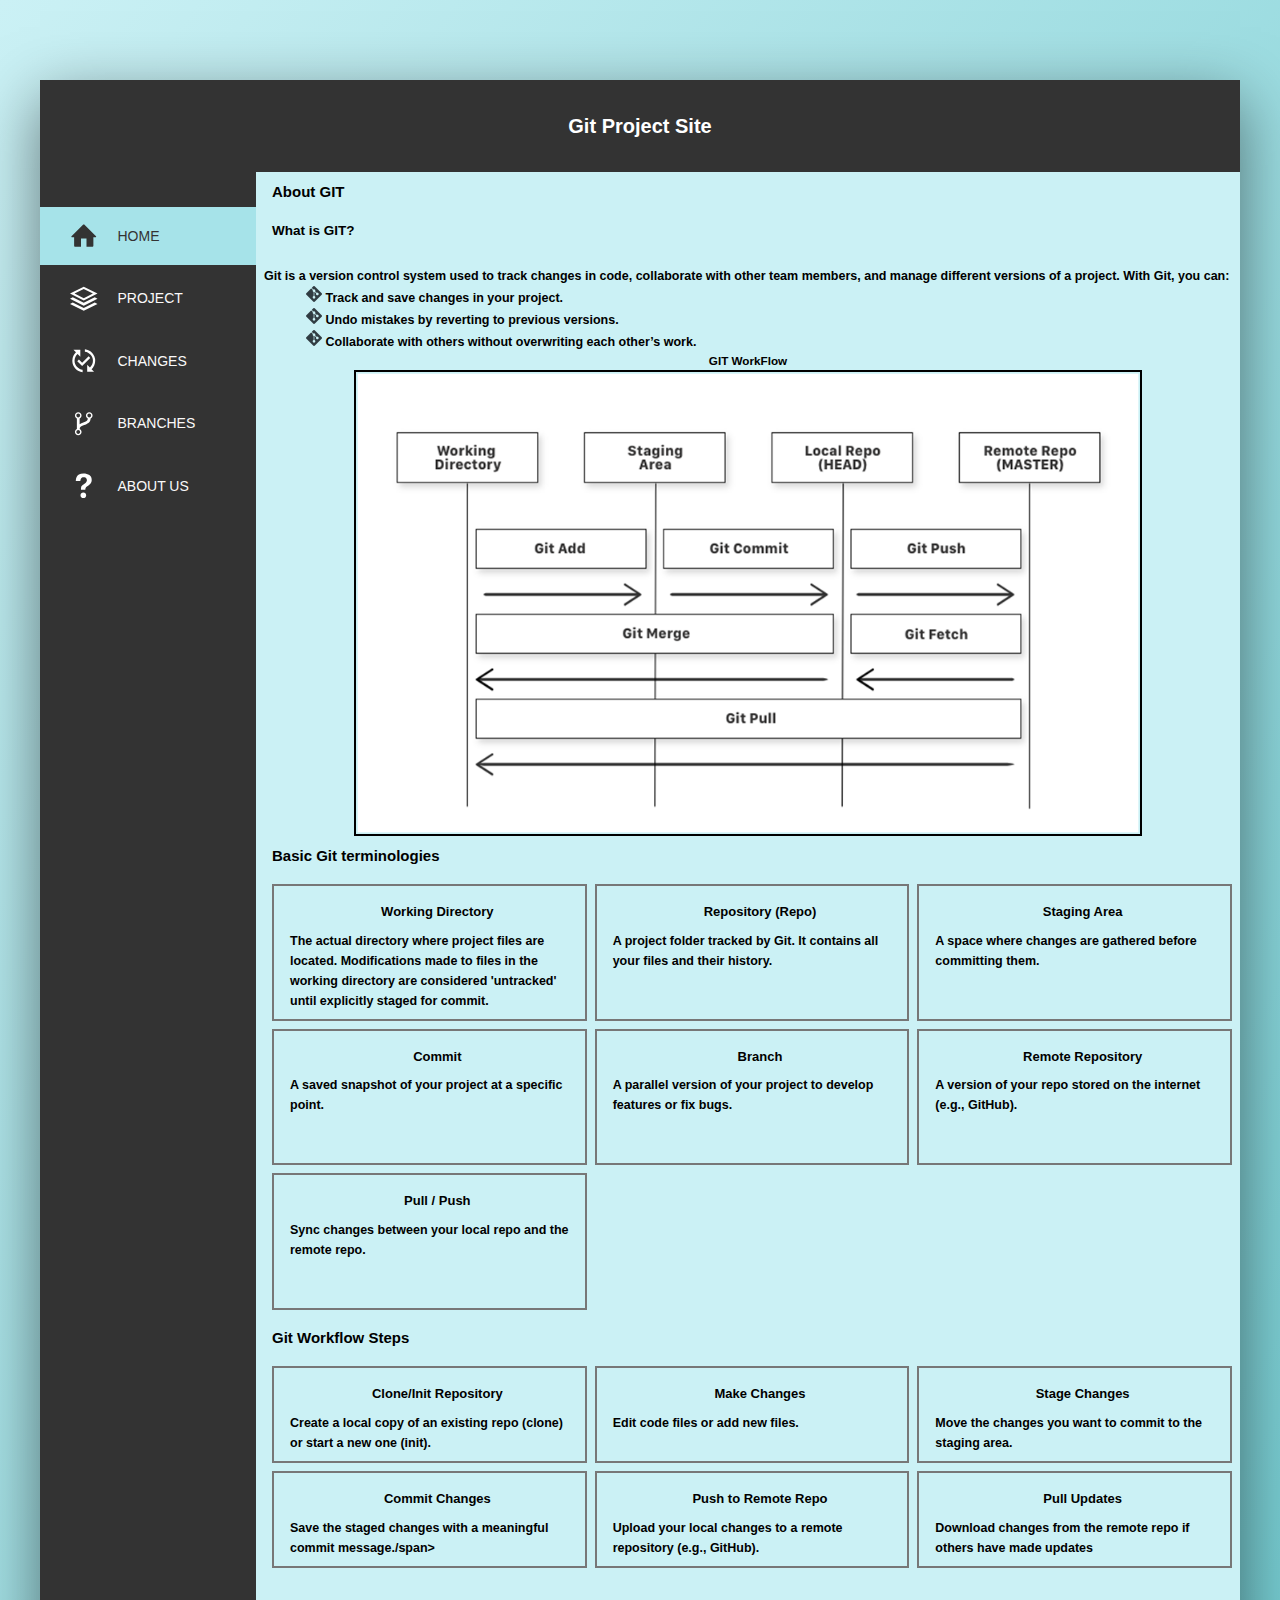
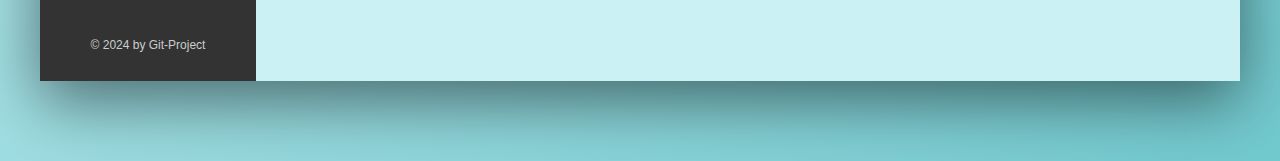
<file: index.html>
<!DOCTYPE html>
<html lang="en">

<head>
    <meta charset="UTF-8">
    <meta name="viewport" content="width=device-width, initial-scale=1.0">
    <title>GIT Assignment</title>
    <link rel="stylesheet" href="styles/index.css">
    <link rel="stylesheet" href="styles/layout.css">
    <link rel="stylesheet" href="styles/variables.css">
    <link rel="stylesheet" href="styles/components.css">
</head>

<body>
    <div class="container">
        <header class="header">
            <h1 class="header__page-title">
                Git Project Site
            </h1>
        </header>
        <div class="content">
            <div class="sidebar">
                <ul class="side-nav">
                    <li class="side-nav__item side-nav__item--active">
                        <a href="./index.html" class="side-nav__link side-nav__link--active">
                            <svg class="side-nav__icon" version="1.1" xmlns="http://www.w3.org/2000/svg" width="20"
                                height="20" viewBox="0 0 20 20">
                                <path
                                    d="M18.672 11h-1.672v6c0 0.445-0.194 1-1 1h-4v-6h-4v6h-4c-0.806 0-1-0.555-1-1v-6h-1.672c-0.598 0-0.47-0.324-0.060-0.748l8.024-8.032c0.195-0.202 0.451-0.302 0.708-0.312 0.257 0.010 0.513 0.109 0.708 0.312l8.023 8.031c0.411 0.425 0.539 0.749-0.059 0.749z">
                                </path>
                            </svg>
                            <span> Home</span>
                        </a>
                    </li>
                    <li class="side-nav__item">
                        <a href="./html/project-page.html" class="side-nav__link">
                            <svg class="side-nav__icon" version="1.1" xmlns="http://www.w3.org/2000/svg" width="32"
                                height="32" viewBox="0 0 32 32">
                                <path
                                    d="M32 10l-16-8-16 8 16 8 16-8zM16 4.655l10.689 5.345-10.689 5.345-10.689-5.345 10.689-5.345zM28.795 14.398l3.205 1.602-16 8-16-8 3.205-1.602 12.795 6.398zM28.795 20.398l3.205 1.602-16 8-16-8 3.205-1.602 12.795 6.398z">
                                </path>
                            </svg>
                            <span>Project</span>
                        </a>
                    </li>
                    <li class="side-nav__item">
                        <a href="./html/changepage.html" class="side-nav__link">
                            <svg class="side-nav__icon" version="1.1" xmlns="http://www.w3.org/2000/svg" width="24"
                                height="24" viewBox="0 0 24 24">
                                <path
                                    d="M17.672 9.516l-7.078 7.078-4.266-4.219 1.453-1.406 2.813 2.813 5.672-5.672zM3.984 12q0-1.734 0.727-3.258t1.898-2.602l2.391 2.344v-6h-6l2.203 2.203q-1.453 1.359-2.32 3.258t-0.867 4.055q0 1.969 0.68 3.68t1.898 3.047 2.859 2.18 3.563 1.031v-2.016q-1.5-0.188-2.766-0.867t-2.227-1.758-1.5-2.414-0.539-2.883zM21.984 12q0-1.969-0.68-3.68t-1.898-3.047-2.859-2.18-3.563-1.031v2.016q1.5 0.188 2.766 0.867t2.227 1.758 1.5 2.414 0.539 2.883q0 1.734-0.727 3.258t-1.898 2.602l-2.391-2.344v6h6l-2.203-2.203q1.453-1.359 2.32-3.258t0.867-4.055z">
                                </path>
                            </svg>

                            <span>Changes</span>
                        </a>
                    </li>
                    <li class="side-nav__item">
                        <a href="./html/branch.html" class="side-nav__link">
                            <svg class="side-nav__icon" version="1.1" xmlns="http://www.w3.org/2000/svg" width="20"
                                height="20" viewBox="0 0 20 20">
                                <path
                                    d="M16.4 4c0-1.326-1.074-2.4-2.4-2.4s-2.4 1.074-2.4 2.4c0 0.961 0.568 1.784 1.384 2.167-0.082 1.584-1.27 2.122-3.335 2.896-0.87 0.327-1.829 0.689-2.649 1.234v-4.121c0.825-0.38 1.4-1.209 1.4-2.176 0-1.326-1.074-2.4-2.4-2.4s-2.4 1.074-2.4 2.4c0 0.967 0.576 1.796 1.4 2.176v7.649c-0.825 0.379-1.4 1.208-1.4 2.175 0 1.326 1.074 2.4 2.4 2.4s2.4-1.075 2.4-2.4c0-0.961-0.568-1.784-1.384-2.167 0.082-1.583 1.271-2.122 3.335-2.896 2.030-0.762 4.541-1.711 4.64-4.756 0.829-0.378 1.409-1.21 1.409-2.181zM6 2.615c0.764 0 1.384 0.619 1.384 1.385 0 0.764-0.62 1.385-1.384 1.385s-1.384-0.621-1.384-1.385c0-0.766 0.619-1.385 1.384-1.385zM6 17.385c-0.766 0-1.385-0.621-1.385-1.385 0-0.766 0.619-1.385 1.385-1.385 0.764 0 1.384 0.619 1.384 1.385 0 0.764-0.62 1.385-1.384 1.385zM14 5.385c-0.766 0-1.385-0.621-1.385-1.385 0-0.766 0.619-1.385 1.385-1.385 0.764 0 1.384 0.619 1.384 1.385 0 0.764-0.62 1.385-1.384 1.385z">
                                </path>
                            </svg>
                            <span>Branches</span>
                        </a>
                    </li>
                    <li class="side-nav__item">
                        <a href="./html/about-us.html" class="side-nav__link">
                            <svg class="side-nav__icon" version="1.1" xmlns="http://www.w3.org/2000/svg" width="20"
                            height="20" viewBox="0 0 20 20">
                            <path
                                d="M14.090 2.233c-1.14-0.822-2.572-1.233-4.296-1.233-1.311 0-2.418 0.289-3.317 0.868-1.427 0.906-2.185 2.445-2.277 4.615h3.307c0-0.633 0.185-1.24 0.553-1.828 0.369-0.586 0.995-0.879 1.878-0.879 0.898 0 1.517 0.238 1.854 0.713 0.339 0.477 0.508 1.004 0.508 1.582 0 0.504-0.252 0.965-0.557 1.383-0.167 0.244-0.387 0.469-0.661 0.674 0 0-1.793 1.15-2.58 2.074-0.456 0.535-0.497 1.338-0.538 2.488-0.002 0.082 0.029 0.252 0.315 0.252s2.316 0 2.571 0c0.256 0 0.309-0.189 0.312-0.274 0.018-0.418 0.064-0.633 0.141-0.875 0.144-0.457 0.538-0.855 0.979-1.199l0.91-0.627c0.822-0.641 1.477-1.166 1.767-1.578 0.494-0.676 0.842-1.51 0.842-2.5-0.001-1.615-0.571-2.832-1.711-3.656zM9.741 14.924c-1.139-0.035-2.079 0.754-2.115 1.99-0.035 1.234 0.858 2.051 1.998 2.084 1.189 0.035 2.104-0.727 2.141-1.963 0.034-1.236-0.834-2.076-2.024-2.111z">
                            </path>
                        </svg>
                            <span>About Us</span>
                        </a>
                    </li>
                </ul>
                <div class="legal">
                    &copy; 2024 by Git-Project
                </div>
            </div>
            <div class="main-content">
                <div class="home">
                    <section class="about-git">
                        <h3 class="header_main">About GIT</h3>
                        <p class="section_headers">What is GIT?</h5>
                        <p class="about-git-content">
                            <p class="header_line"> Git is a version control system used to track changes in code, collaborate with other team members, and manage different versions of a project. With Git, you can: </p>
                                <ul class="git_explain">
                                    <li class="git_explain_list"> Track and save changes in your project.</li>
                                    <li class="git_explain_list"> Undo mistakes by reverting to previous versions.</li>
                                    <li class="git_explain_list"> Collaborate with others without overwriting each other’s work.</li>
                                </ul>
                        </p>
                    </section>

                    <h3 class="flowchart_head">GIT WorkFlow</h3>
                    <img src="./img/flow_chart.png" alt="git_flowchart" class="image">

                    <h3 class="header_main">Basic Git terminologies</h3>

                    <section class="terminologies">
                        <div class="grid_box_parent">
                            <div class="grid_box">
                                <p class="term"> Working Directory </p>
                                <span class="definition"> The actual directory where project files are located. Modifications made to files in the working directory are considered 'untracked' until explicitly staged for commit.</span>
                            </div> 
                        </div> 

                        <div class="grid_box_parent">
                            <div class="grid_box">
                                <p class="term"> Repository (Repo) </p>
                                <span class="definition"> A project folder tracked by Git. It contains all your files and their history. </span>
                            </div>
                        </div>

                        <div class="grid_box_parent">
                            <div class="grid_box">
                                <p class="term"> Staging Area</p>
                                <span class="definition"> A space where changes are gathered before committing them. </span>
                            </div>
                        </div>

                        <div class="grid_box_parent">
                            <div class="grid_box">  
                                <p class="term"> Commit </p>
                                <span class="definition"> A saved snapshot of your project at a specific point.</span>
                            </div>
                        </div>

                        <div class="grid_box_parent">
                            <div class="grid_box">
                                <p class="term"> Branch</p>
                                <span class="definition"> A parallel version of your project to develop features or fix bugs.</span>
                            </div>
                        </div>

                        <div class="grid_box_parent">
                            <div class="grid_box">
                                <p class="term"> Remote Repository</p>
                                <span class="definition"> A version of your repo stored on the internet (e.g., GitHub).</span>
                            </div>
                        </div>

                        <div class="grid_box_parent">
                            <div class="grid_box">
                                <p class="term"> Pull / Push</p>
                                <span class="definition"> Sync changes between your local repo and the remote repo. </span>
                            </div>
                        </div>
                        </section>

                    <h3 class="header_main">Git Workflow Steps</h3>

                    <section class="workflow">
                        <div class="grid_box_parent">
                            <div class="grid_box">
                                <p class="term"> Clone/Init Repository </p>
                                <span class="definition"> Create a local copy of an existing repo (clone) or start a new one (init).</span>
                             </div>
                        </div>

                        <div class="grid_box_parent">
                            <div class="grid_box">
                                <p class="term"> Make Changes</p>
                                <span class="definition">Edit code files or add new files.</span>
                            </div>
                        </div>

                        <div class="grid_box_parent">
                            <div class="grid_box">
                                <p class="term"> Stage Changes</p>
                                <span class="definition"> Move the changes you want to commit to the staging area.</span>
                            </div>
                        </div>
                    
                        <div class="grid_box_parent">
                            <div class="grid_box">
                                <p class="term"> Commit Changes </p>
                                <span class="definition"> Save the staged changes with a meaningful commit message./span>
                            </div>
                        </div>

                        <div class="grid_box_parent">
                            <div class="grid_box">
                                <p class="term"> Push to Remote Repo </p>
                                <span class="definition"> Upload your local changes to a remote repository (e.g., GitHub).</span>
                            </div>
                        </div>

                        <div class="grid_box_parent">
                            <div class="grid_box">
                                <p class="term">Pull Updates</p>
                                <span class="definition">Download changes from the remote repo if others have made updates</span>
                            </div>
                        </div>
                        
                        </section>        
                </div>
            </div>
        </div>
    </div>
</body>

</html>
</file>
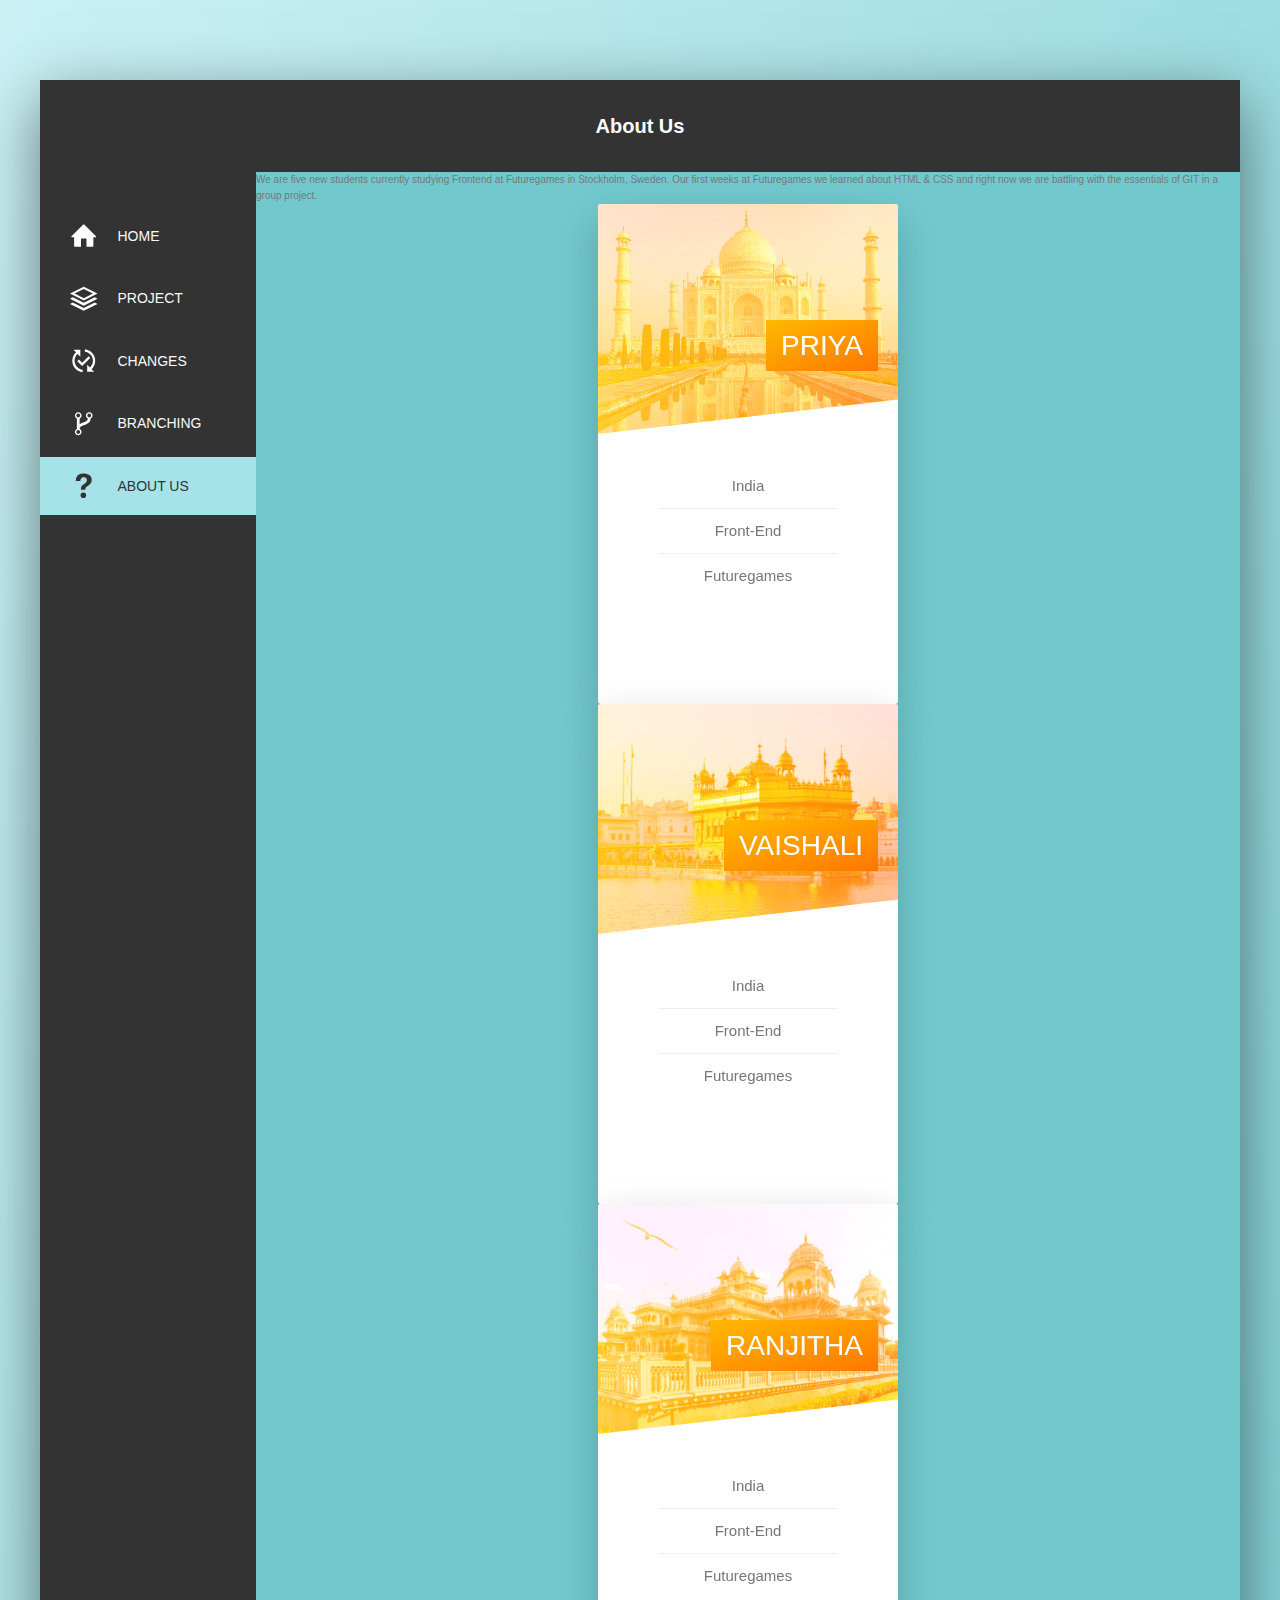
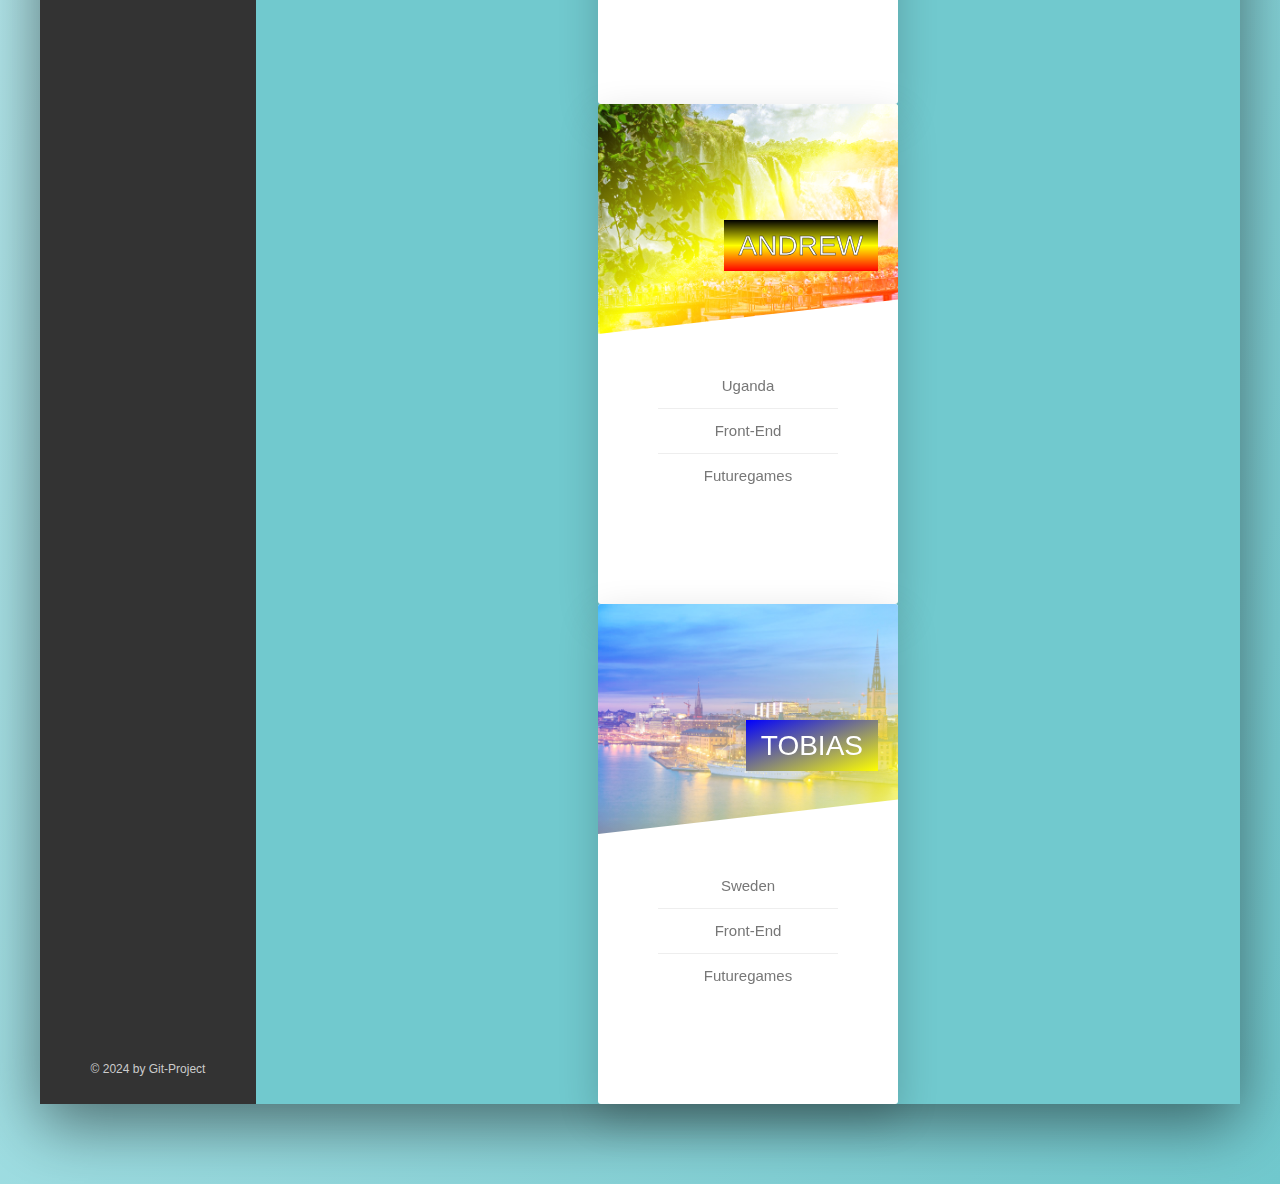
<file: about-us.html>
<!DOCTYPE html>
<html lang="en">

<head>
    <meta charset="UTF-8">
    <meta name="viewport" content="width=device-width, initial-scale=1.0">
    <title>GIT Assignment</title>
    <link rel="stylesheet" href="styles/index.css">
    <link rel="stylesheet" href="styles/layout.css">
    <link rel="stylesheet" href="styles/variables.css">
    <link rel="stylesheet" href="styles/components.css">
    <link rel="stylesheet" href="styles/card.css">
</head>

<body>
    <div class="container">
        <header class="header">
            <h1 class="header__page-title">
                About Us
            </h1>
        </header>
        <div class="content">
            <div class="sidebar">
                <ul class="side-nav">
                    <li class="side-nav__item">
                        <a href="#" class="side-nav__link">
                            <svg class="side-nav__icon" version="1.1" xmlns="http://www.w3.org/2000/svg" width="20"
                                height="20" viewBox="0 0 20 20">
                                <path
                                    d="M18.672 11h-1.672v6c0 0.445-0.194 1-1 1h-4v-6h-4v6h-4c-0.806 0-1-0.555-1-1v-6h-1.672c-0.598 0-0.47-0.324-0.060-0.748l8.024-8.032c0.195-0.202 0.451-0.302 0.708-0.312 0.257 0.010 0.513 0.109 0.708 0.312l8.023 8.031c0.411 0.425 0.539 0.749-0.059 0.749z">
                                </path>
                            </svg>
                            <span>Home</span>
                        </a>
                    </li>
                    <li class="side-nav__item">
                        <a href="#" class="side-nav__link">
                            <svg class="side-nav__icon" version="1.1" xmlns="http://www.w3.org/2000/svg" width="32"
                                height="32" viewBox="0 0 32 32">
                                <path
                                    d="M32 10l-16-8-16 8 16 8 16-8zM16 4.655l10.689 5.345-10.689 5.345-10.689-5.345 10.689-5.345zM28.795 14.398l3.205 1.602-16 8-16-8 3.205-1.602 12.795 6.398zM28.795 20.398l3.205 1.602-16 8-16-8 3.205-1.602 12.795 6.398z">
                                </path>
                            </svg>
                            <span>Project</span>
                        </a>
                    </li>
                    <li class="side-nav__item">
                        <a href="#" class="side-nav__link">
                            <svg class="side-nav__icon" version="1.1" xmlns="http://www.w3.org/2000/svg" width="24"
                                height="24" viewBox="0 0 24 24">
                                <path
                                    d="M17.672 9.516l-7.078 7.078-4.266-4.219 1.453-1.406 2.813 2.813 5.672-5.672zM3.984 12q0-1.734 0.727-3.258t1.898-2.602l2.391 2.344v-6h-6l2.203 2.203q-1.453 1.359-2.32 3.258t-0.867 4.055q0 1.969 0.68 3.68t1.898 3.047 2.859 2.18 3.563 1.031v-2.016q-1.5-0.188-2.766-0.867t-2.227-1.758-1.5-2.414-0.539-2.883zM21.984 12q0-1.969-0.68-3.68t-1.898-3.047-2.859-2.18-3.563-1.031v2.016q1.5 0.188 2.766 0.867t2.227 1.758 1.5 2.414 0.539 2.883q0 1.734-0.727 3.258t-1.898 2.602l-2.391-2.344v6h6l-2.203-2.203q1.453-1.359 2.32-3.258t0.867-4.055z">
                                </path>
                            </svg>

                            <span>Changes</span>
                        </a>
                    </li>
                    <li class="side-nav__item">
                        <a href="#" class="side-nav__link">
                            <svg class="side-nav__icon" version="1.1" xmlns="http://www.w3.org/2000/svg" width="20"
                                height="20" viewBox="0 0 20 20">
                                <path
                                    d="M16.4 4c0-1.326-1.074-2.4-2.4-2.4s-2.4 1.074-2.4 2.4c0 0.961 0.568 1.784 1.384 2.167-0.082 1.584-1.27 2.122-3.335 2.896-0.87 0.327-1.829 0.689-2.649 1.234v-4.121c0.825-0.38 1.4-1.209 1.4-2.176 0-1.326-1.074-2.4-2.4-2.4s-2.4 1.074-2.4 2.4c0 0.967 0.576 1.796 1.4 2.176v7.649c-0.825 0.379-1.4 1.208-1.4 2.175 0 1.326 1.074 2.4 2.4 2.4s2.4-1.075 2.4-2.4c0-0.961-0.568-1.784-1.384-2.167 0.082-1.583 1.271-2.122 3.335-2.896 2.030-0.762 4.541-1.711 4.64-4.756 0.829-0.378 1.409-1.21 1.409-2.181zM6 2.615c0.764 0 1.384 0.619 1.384 1.385 0 0.764-0.62 1.385-1.384 1.385s-1.384-0.621-1.384-1.385c0-0.766 0.619-1.385 1.384-1.385zM6 17.385c-0.766 0-1.385-0.621-1.385-1.385 0-0.766 0.619-1.385 1.385-1.385 0.764 0 1.384 0.619 1.384 1.385 0 0.764-0.62 1.385-1.384 1.385zM14 5.385c-0.766 0-1.385-0.621-1.385-1.385 0-0.766 0.619-1.385 1.385-1.385 0.764 0 1.384 0.619 1.384 1.385 0 0.764-0.62 1.385-1.384 1.385z">
                                </path>
                            </svg>
                            <span>Branching</span>
                        </a>
                    </li>
                    <li class="side-nav__item side-nav__item--active">
                        <a href="#" class="side-nav__link side-nav__link--active">
                            <svg class="side-nav__icon" version="1.1" xmlns="http://www.w3.org/2000/svg" width="20"
                                height="20" viewBox="0 0 20 20">
                                <path
                                    d="M14.090 2.233c-1.14-0.822-2.572-1.233-4.296-1.233-1.311 0-2.418 0.289-3.317 0.868-1.427 0.906-2.185 2.445-2.277 4.615h3.307c0-0.633 0.185-1.24 0.553-1.828 0.369-0.586 0.995-0.879 1.878-0.879 0.898 0 1.517 0.238 1.854 0.713 0.339 0.477 0.508 1.004 0.508 1.582 0 0.504-0.252 0.965-0.557 1.383-0.167 0.244-0.387 0.469-0.661 0.674 0 0-1.793 1.15-2.58 2.074-0.456 0.535-0.497 1.338-0.538 2.488-0.002 0.082 0.029 0.252 0.315 0.252s2.316 0 2.571 0c0.256 0 0.309-0.189 0.312-0.274 0.018-0.418 0.064-0.633 0.141-0.875 0.144-0.457 0.538-0.855 0.979-1.199l0.91-0.627c0.822-0.641 1.477-1.166 1.767-1.578 0.494-0.676 0.842-1.51 0.842-2.5-0.001-1.615-0.571-2.832-1.711-3.656zM9.741 14.924c-1.139-0.035-2.079 0.754-2.115 1.99-0.035 1.234 0.858 2.051 1.998 2.084 1.189 0.035 2.104-0.727 2.141-1.963 0.034-1.236-0.834-2.076-2.024-2.111z">
                                </path>
                            </svg>
                            <span>About us</span>
                        </a>
                    </li>
                </ul>
                <div class="legal">
                    &copy; 2024 by Git-Project
                </div>
            </div>
            <div class="main-content">
                <!--Here we will put our content, erase the filler class and div-->
                <div class=".about-us">
                    <div class="about-us__intro">
                        We are five new students currently studying Frontend at Futuregames in Stockholm, Sweden. Our
                        first weeks at Futuregames we learned about HTML & CSS and right now we are battling with the
                        essentials of GIT in a group project.
                    </div>
                    <div class="about-us__grid">
                        <div class="grid__item">
                            <div class="card">
                                <div class="card__side card__side--front">
                                    <div class="card__picture card__picture--india-1">
                                        &nbsp;
                                    </div>
                                    <h4 class="card__heading">
                                        <span class="card__heading-span card__heading-span--india">
                                            Priya
                                        </span>
                                    </h4>
                                    <div class="card__details">
                                        <ul>
                                            <li>India</li>
                                            <li>Front-End</li>
                                            <li>Futuregames</li>
                                        </ul>
                                    </div>
                                </div>

                                <div class="card__side card__side--back card--india">
                                    <div class="card__flag--india">
                                    </div>
                                </div>
                            </div>
                        </div>

                        <div class="grid__item">
                            <div class="card">
                                <div class="card__side card__side--front">
                                    <div class="card__picture card__picture--india-2">
                                        &nbsp;
                                    </div>
                                    <h4 class="card__heading">
                                        <span class="card__heading-span card__heading-span--india">
                                            Vaishali
                                        </span>
                                    </h4>
                                    <div class="card__details">
                                        <ul>
                                            <li>India</li>
                                            <li>Front-End</li>
                                            <li>Futuregames</li>
                                        </ul>
                                    </div>
                                </div>

                                <div class="card__side card__side--back card--india">
                                    <div class="card__flag--india">

                                    </div>
                                </div>
                            </div>
                        </div>
                        <div class="grid__item">
                            <div class="card">
                                <div class="card__side card__side--front">
                                    <div class="card__picture card__picture--india-3">
                                        &nbsp;
                                    </div>
                                    <h4 class="card__heading">
                                        <span class="card__heading-span card__heading-span--india">
                                            Ranjitha
                                        </span>
                                    </h4>
                                    <div class="card__details">
                                        <ul>
                                            <li>India</li>
                                            <li>Front-End</li>
                                            <li>Futuregames</li>
                                        </ul>
                                    </div>
                                </div>

                                <div class="card__side card__side--back card--india">
                                    <div class="card__flag--india">

                                    </div>
                                </div>
                            </div>
                        </div>
                        <div class="grid__item">
                            <div class="card">
                                <div class="card__side card__side--front">
                                    <div class="card__picture card__picture--uganda">
                                    </div>
                                    <h4 class="card__heading">
                                        <span class="card__heading-span card__heading-span--uganda">
                                            Andrew
                                        </span>
                                    </h4>
                                    <div class="card__details">
                                        <ul>
                                            <li>Uganda</li>
                                            <li>Front-End</li>
                                            <li>Futuregames</li>
                                        </ul>
                                    </div>
                                </div>

                                <div class="card__side card__side--back card--uganda">
                                    <div class="card__flag--uganda"></div>
                                </div>
                            </div>
                        </div>
                        <div class="grid__item">
                            <div class="card">
                                <div class="card__side card__side--front">
                                    <div class="card__picture card__picture--sweden">
                                        &nbsp;
                                    </div>
                                    <h4 class="card__heading">
                                        <span class="card__heading-span card__heading-span--sweden">
                                            Tobias
                                        </span>
                                    </h4>
                                    <div class="card__details">
                                        <ul>
                                            <li>Sweden</li>
                                            <li>Front-End</li>
                                            <li>Futuregames</li>
                                        </ul>
                                    </div>
                                </div>

                                <div class="card__side card__side--back card--sweden">
                                    <div class="card__flag--sweden">
                                    </div>
                                </div>
                            </div>
                        </div>
                    </div>
                </div>
                <!--Ends here-->
            </div>
        </div>
    </div>
</body>

</html>
</file>
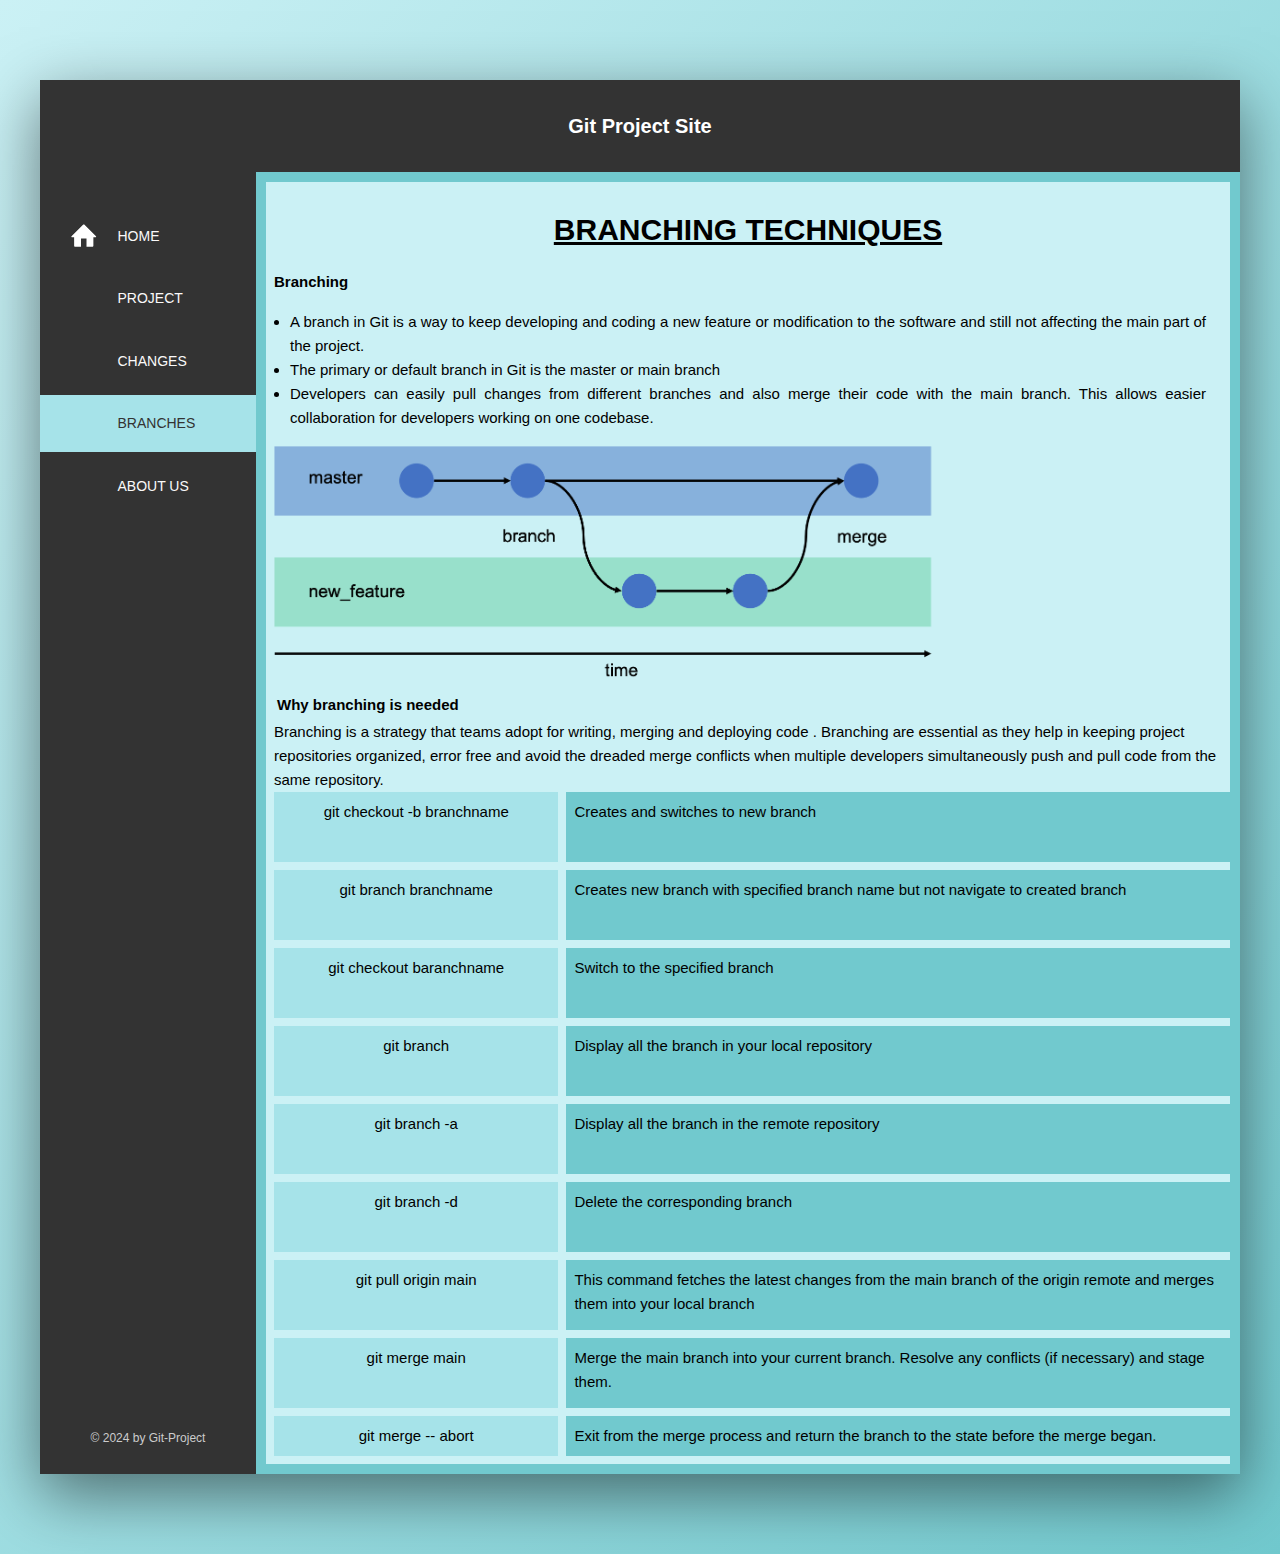
<file: branch.html>
<!DOCTYPE html>
<html lang="en">
 
<head>
    <meta charset="UTF-8">
    <meta name="viewport" content="width=device-width, initial-scale=1.0">
    <title>GIT Assignment</title>
    <link rel="stylesheet" href="./styles/index.css">
    <link rel="stylesheet" href="./styles/components.css">
    <link rel="stylesheet" href="./styles/variables.css">
    <link rel="stylesheet" href="./styles/layout.css">
    <link rel="stylesheet" href="./styles/branch.css">
</head>
 
<body>
    <div class="container">
        <header class="header">
            <h1 class="header__page-title">
                Git Project Site
            </h1>
        </header>
        <div class="content">
            <div class="sidebar">
                <ul class="side-nav">
                    <li class="side-nav__item">
                        <a href="#" class="side-nav__link">
                            <svg class="side-nav__icon">
                                <use xlink:href="img/sprite.svg#icon-home"></use>
                            </svg>
                            <span> Home</span>
                        </a>
                    </li>
                    <li class="side-nav__item">
                        <a href="#" class="side-nav__link">
                            <svg class="side-nav__icon">
                                <use xlink:href="img/sprite.svg#icon-aircraft-take-off"></use>
                            </svg>
                            <span> project</span>
                        </a>
                    </li>
                    <li class="side-nav__item">
                        <a href="#" class="side-nav__link">
                            <svg class="side-nav__icon">
                                <use xlink:href="img/sprite.svg#icon-key"></use>
                            </svg>
                            <span>changes</span>
                        </a>
                    </li>
                    <li class="side-nav__item side-nav__item--active">
                        <a href="#" class="side-nav__link side-nav__link--active">
                            <svg class="side-nav__icon">
                                <use xlink:href="img/sprite.svg#icon-map"></use>
                            </svg>
                            <span>branches</span>
                        </a>
                    </li>
                    <li class="side-nav__item">
                        <a href="#" class="side-nav__link">
                            <svg class="side-nav__icon">
                                <use xlink:href="img/sprite.svg#icon-map"></use>
                            </svg>
                            <span>About us</span>
                        </a>
                    </li>
                </ul>
                <div class="legal">
                    &copy; 2024 by Git-Project
                </div>
            </div>
            <div class="main-content">
                <!--Here we will put our content, erase the filler class and div-->
                <div class="branch-page">
                    <div class="branch-page-content">
                        <h2 class="branch-page-title">Branching techniques</h2>
                        <div class="introduction">
                            <h5>Branching</h5>
                            <ul class="intro-points">
                                <li>A branch in Git is a way to keep developing and coding a new feature or
                                    modification to the software and still not affecting the main part of the project.
                                </li>
                                <li>The primary or default branch in Git is the master or main branch </li>
                                <li>Developers can easily pull changes from different branches and also merge their code with
                                    the main branch. This allows easier collaboration for developers working on one codebase.
                                </li>
                            </ul>
                            <img src="./image_ranjitha/git_branch_merge.png" alt="Git-branch" width="70%" height="auto">
                        </div>
 
                        <div class="branch-explanation">
                            <h5>Why branching is needed</h5>
                            <p>Branching  is a strategy that teams adopt for writing, merging and deploying code .
                                Branching are essential as they help in keeping project repositories organized,
                                error free and avoid the dreaded merge conflicts when multiple developers simultaneously push and pull code from the same repository.
                            </p>
                        </div>
 
                        <div class="branch-command">
                            <div class="branch-command-syntax">git checkout -b branchname</div>
                            <div class="branch-command-explanation">Creates and switches to new branch</div>
                            <div class="branch-command-syntax">git branch branchname</div>
                            <div class="branch-command-explanation">Creates new branch with specified branch name but not navigate to created branch</div>
                            <div class="branch-command-syntax">git checkout baranchname</div>
                            <div class="branch-command-explanation">Switch to the specified branch</div>
                            <div class="branch-command-syntax">git branch</div>
                            <div class="branch-command-explanation">Display all the branch in your local repository</div>
                            <div class="branch-command-syntax">git branch -a</div>
                            <div class="branch-command-explanation">Display all the branch in the remote repository</div>
                            <div class="branch-command-syntax">git branch -d <branch-to-delete></div>
                            <div class="branch-command-explanation">Delete the corresponding branch</div>
                            <div class="branch-command-syntax">git pull origin main</div>
                            <div class="branch-command-explanation">This command fetches the latest changes from the main branch of the origin remote and merges them into your local branch</div>
                            <div class="branch-command-syntax">git merge main</div>
                            <div class="branch-command-explanation">Merge the main branch into your current branch. Resolve any conflicts (if necessary) and stage them.</div>
                            <div class="branch-command-syntax">git merge -- abort</div>
                            <div class="branch-command-explanation">Exit from the merge process and return the branch to the state before the merge began.</div>
                        </div>
 
 
                    </div>
                </div>
                <!--Ends here-->
            </div>
        </div>
    </div>
</body>
 
</html>
</file>
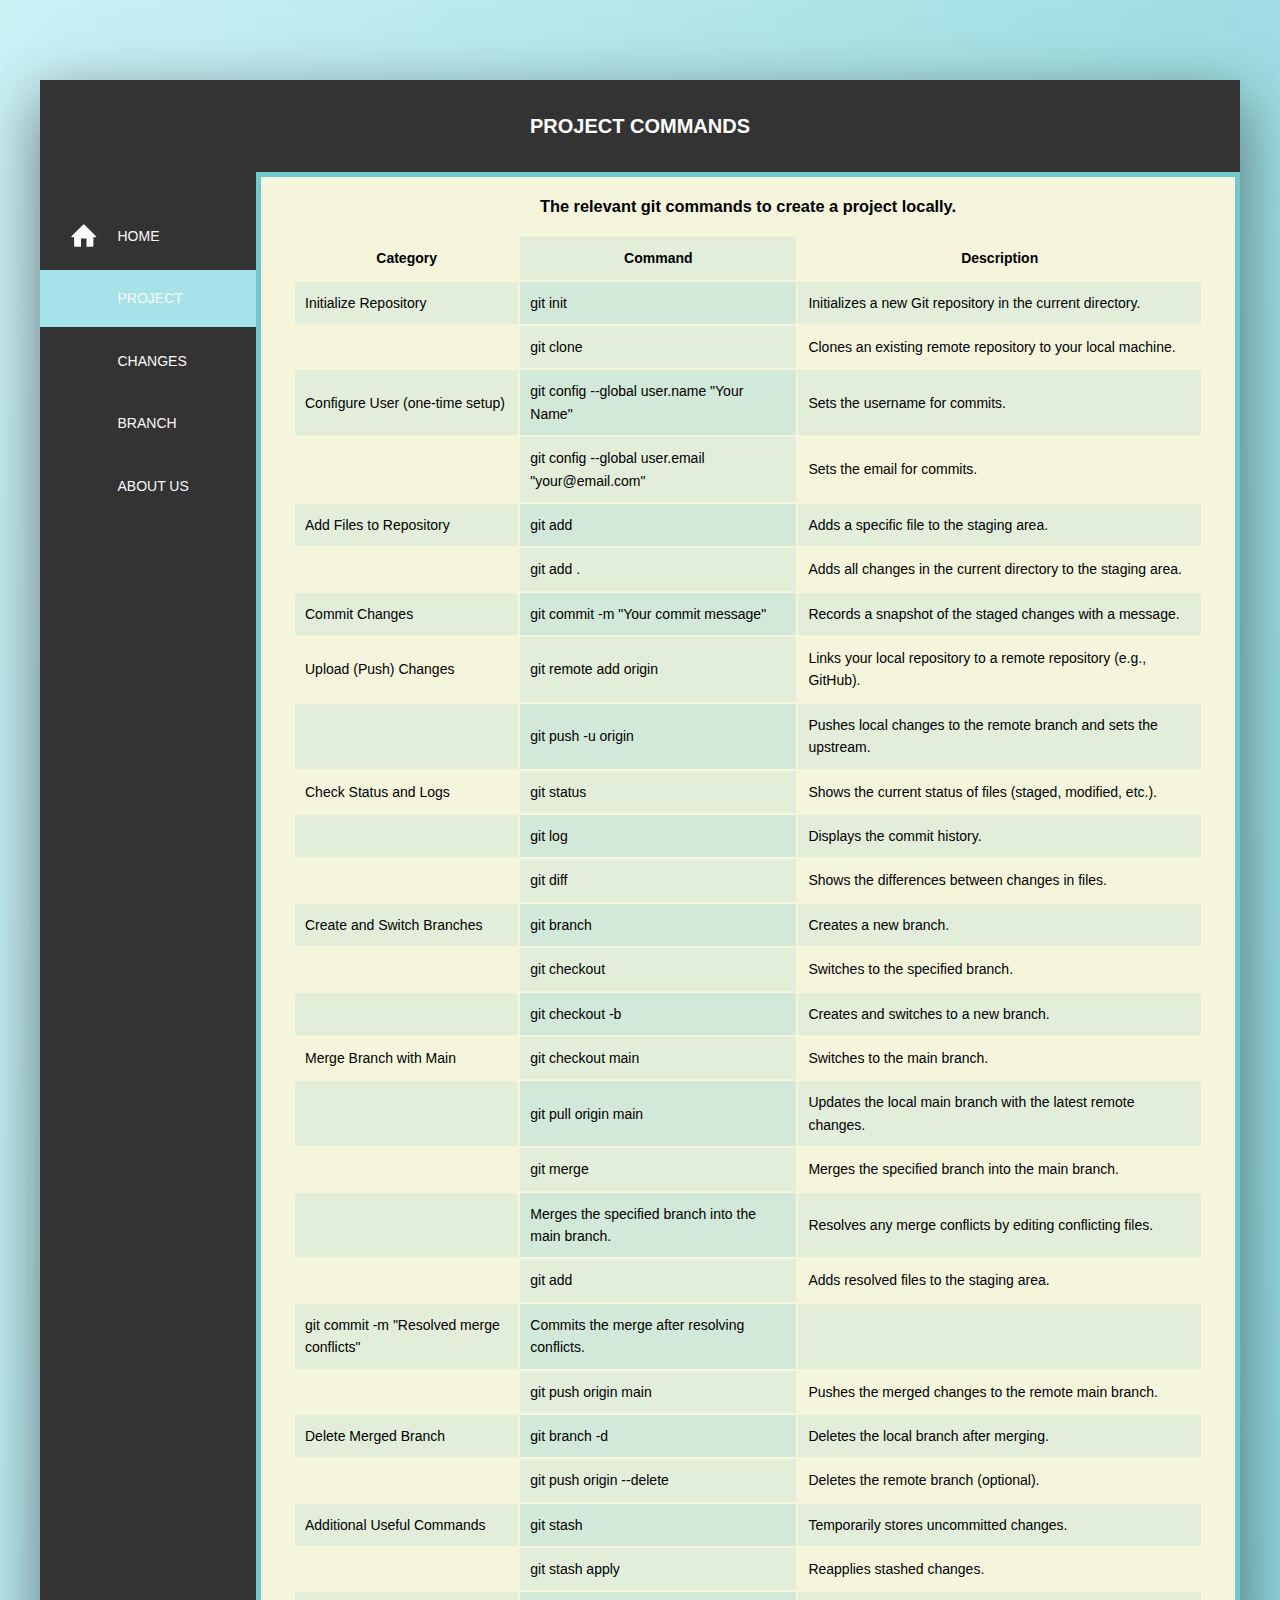
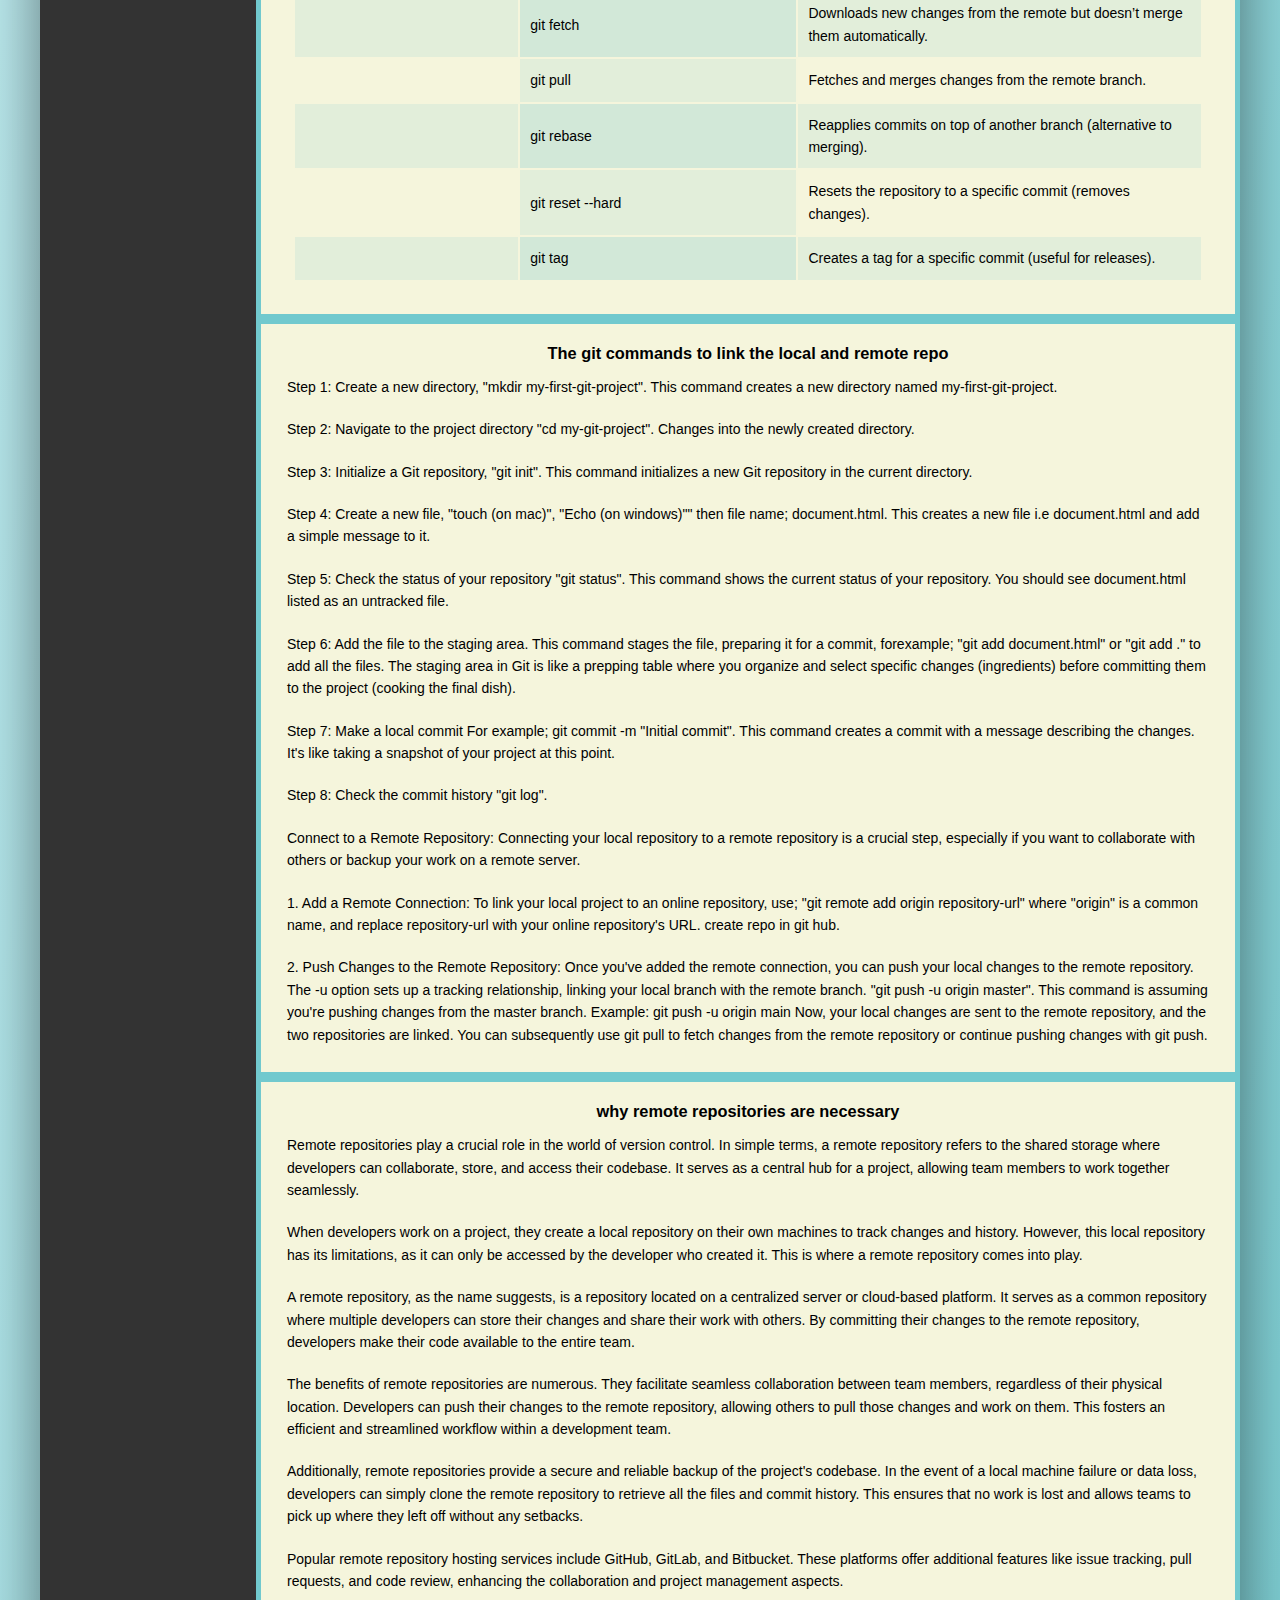
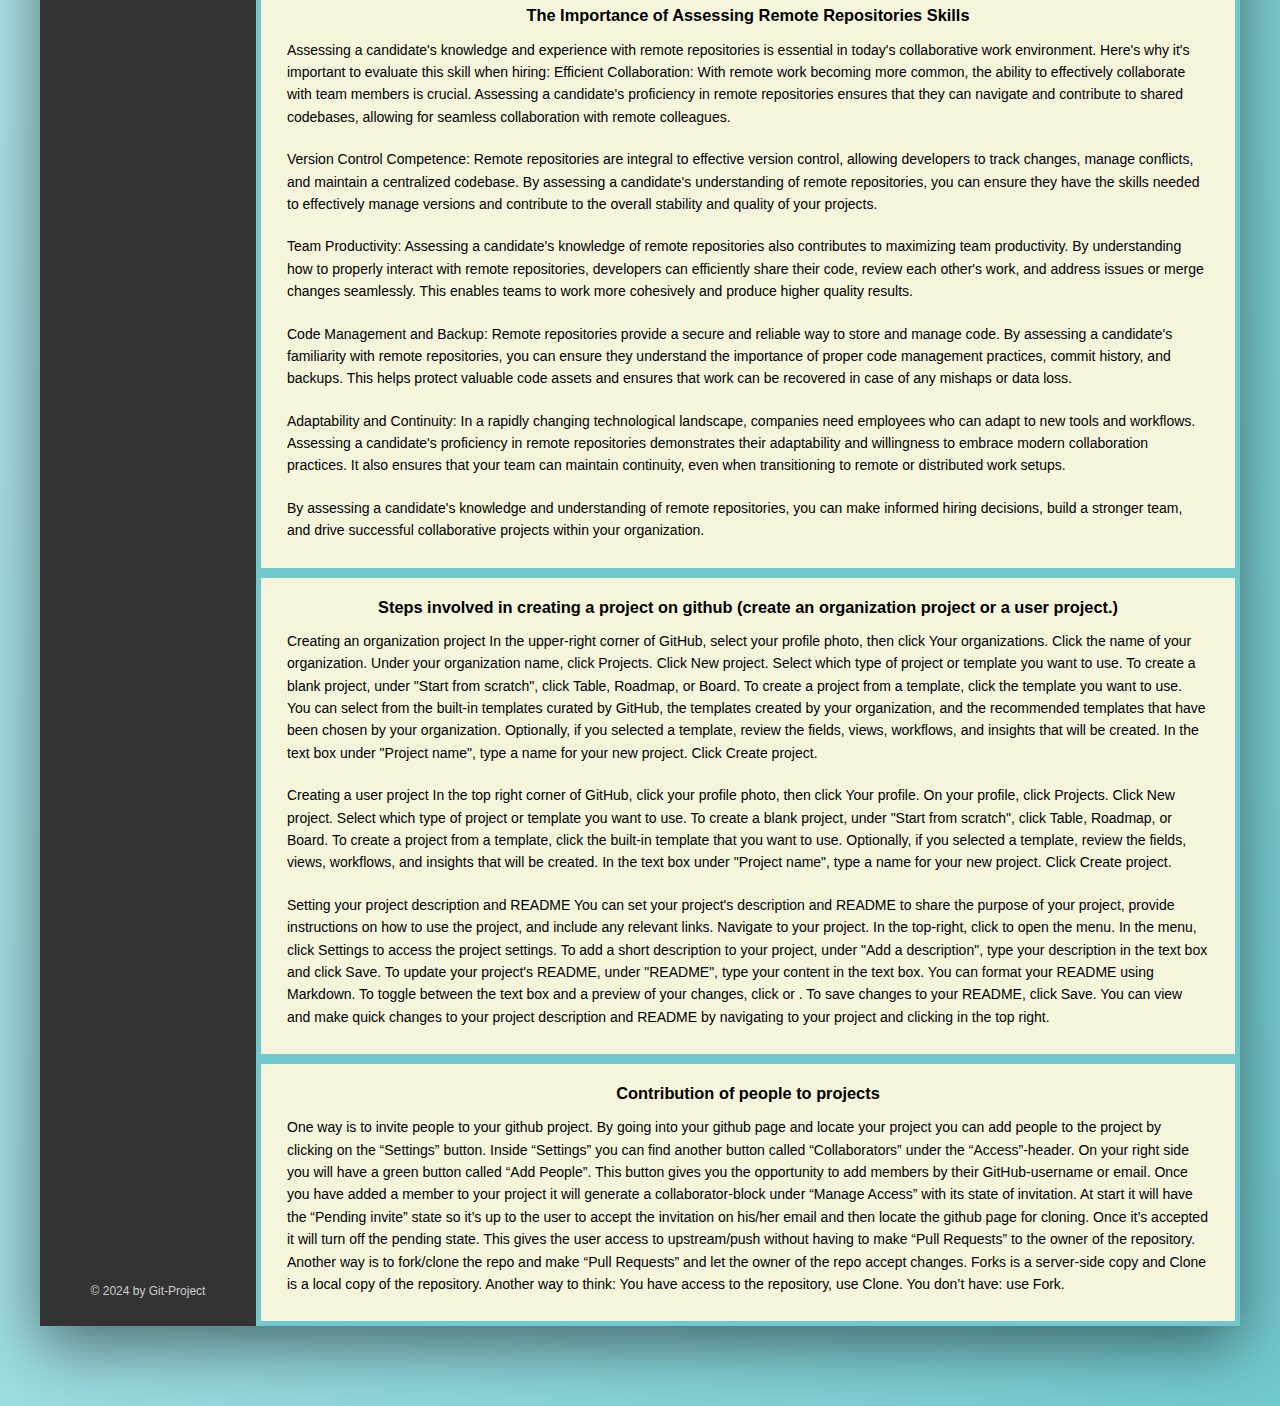
<file: project-page.html>
<!DOCTYPE html>
<html lang="en">

<head>
    <meta charset="UTF-8">
    <meta name="viewport" content="width=device-width, initial-scale=1.0">
    <title>GIT Assignment</title>
    <link rel="stylesheet" href="styles/index.css">
    <link rel="stylesheet" href="styles/layout.css">
    <link rel="stylesheet" href="styles/variables.css">
    <link rel="stylesheet" href="styles/components.css">
    <link rel="stylesheet" href="styles/project-page.css">
</head>

<body>
    <div class="container">
        <header class="header">
            <h1 class="header__page-title">
                PROJECT COMMANDS
            </h1>
        </header>
        <div class="content">
            <div class="sidebar">
                <ul class="side-nav">
                    <li class="side-nav__item">
                        <a href="#" class="side-nav__link">
                            <svg class="side-nav__icon">
                                <use xlink:href="img/sprite.svg#icon-home"></use>
                            </svg>
                            <span>HOME</span>
                        </a>
                    </li>
                    <li class="side-nav__item side-nav__item--active">
                        <a href="#" class="side-nav__link">
                            <svg class="side-nav__icon">
                                <use xlink:href="img/sprite.svg#icon-aircraft-take-off"></use>
                            </svg>
                            <span>PROJECT</span>
                        </a>
                    </li>
                    <li class="side-nav__item">
                        <a href="#" class="side-nav__link">
                            <svg class="side-nav__icon">
                                <use xlink:href="img/sprite.svg#icon-key"></use>
                            </svg>
                            <span>CHANGES</span>
                        </a>
                    </li>
                    <li class="side-nav__item">
                        <a href="#" class="side-nav__link">
                            <svg class="side-nav__icon">
                                <use xlink:href="img/sprite.svg#icon-map"></use>
                            </svg>
                            <span>BRANCH</span>
                        </a>
                    </li>
                    <li class="side-nav__item">
                        <a href="#" class="side-nav__link">
                            <svg class="side-nav__icon">
                                <use xlink:href="img/sprite.svg#icon-map"></use>
                            </svg>
                            <span>ABOUT US</span>
                        </a>
                    </li>
                </ul>
                <div class="legal">
                    &copy; 2024 by Git-Project
                </div>
            </div>
            <section class="main-content">
                    <article>
                        <div class="article__item">
                            <h3 class="sub-header">The relevant git commands to create a project locally.</h3>
                            <table>
                                <tr>
                                    <th>Category</th>
                                    <th>Command</th>
                                    <th>Description</th>
                                </tr>
                                <tr>
                                    <td>Initialize Repository</td>
                                    <td>git init</td>
                                    <td>Initializes a new Git repository in the current directory.</td>
                                </tr>

                                <tr>
                                    <td></td>
                                    <td>git clone<repo-URL></td>
                                    <td>Clones an existing remote repository to your local machine.</td>
                                </tr>

                                <tr>
                                    <td>Configure User (one-time setup)</td>
                                    <td>git config --global user.name "Your Name"</td>
                                    <td>Sets the username for commits.</td>
                                </tr>

                                <tr>
                                    <td></td>
                                    <td>git config --global user.email "your@email.com"</td>
                                    <td>Sets the email for commits.</td>
                                </tr>

                                <tr>
                                    <td>Add Files to Repository</td>
                                    <td>git add <filename></td>
                                    <td>Adds a specific file to the staging area.</td>
                                </tr>

                                <tr>
                                    <td></td>
                                    <td>git add .</td>
                                    <td>Adds all changes in the current directory to the staging area.</td>
                                </tr>

                                <tr>
                                    <td>Commit Changes</td>
                                    <td>git commit -m "Your commit message"</td>
                                    <td>Records a snapshot of the staged changes with a message.</td>
                                </tr>

                                <tr>
                                    <td>Upload (Push) Changes</td>
                                    <td>git remote add origin <repo-URL></td>
                                    <td>Links your local repository to a remote repository (e.g., GitHub).</td>
                                </tr>

                                <tr>
                                    <td></td>
                                    <td>git push -u origin <branch-name></td>
                                    <td>Pushes local changes to the remote branch and sets the upstream.</td>
                                </tr>

                                <tr>
                                    <td>Check Status and Logs</td>
                                    <td>git status</td>
                                    <td>Shows the current status of files (staged, modified, etc.).</td>
                                </tr>

                                <tr>
                                    <td></td>
                                    <td>git log</td>
                                    <td>Displays the commit history.</td>
                                </tr>

                                <tr>
                                    <td></td>
                                    <td>git diff</td>
                                    <td>Shows the differences between changes in files.</td>
                                </tr>

                                <tr>
                                    <td>Create and Switch Branches</td>
                                    <td>git branch <branch-name></td>
                                    <td>Creates a new branch.</td>
                                </tr>

                                <tr>
                                    <td></td>
                                    <td>git checkout <branch-name></td>
                                    <td>Switches to the specified branch.</td>
                                </tr>

                                <tr>
                                    <td></td>
                                    <td>git checkout -b <branch-name></td>
                                    <td>Creates and switches to a new branch.</td>
                                </tr>

                                <tr>
                                    <td>Merge Branch with Main</td>
                                    <td>git checkout main</td>
                                    <td>Switches to the main branch.</td>
                                </tr>

                                <tr>
                                    <td></td>
                                    <td>git pull origin main</td>
                                    <td>Updates the local main branch with the latest remote changes.</td>
                                </tr>

                                <tr>
                                    <td></td>
                                    <td>git merge <branch-name></td>
                                    <td>Merges the specified branch into the main branch.</td>
                                </tr>

                                <tr>
                                    <td></td>
                                    <td>Merges the specified branch into the main branch.</td>
                                    <td>Resolves any merge conflicts by editing conflicting files.</td>
                                </tr>

                                <tr>
                                    <td></td>
                                    <td>git add <filename></td>
                                    <td>Adds resolved files to the staging area.</td>
                                </tr>

                                <tr>
                                    <td>git commit -m "Resolved merge conflicts"</td>
                                    <td>Commits the merge after resolving conflicts.</td>
                                    <td></td>
                                </tr>

                                <tr>
                                    <td></td>
                                    <td>git push origin main</td>
                                    <td>Pushes the merged changes to the remote main branch.</td>
                                </tr>

                                <tr>
                                    <td>Delete Merged Branch</td>
                                    <td>git branch -d <branch-name></td>
                                    <td>Deletes the local branch after merging.</td>
                                </tr>

                                <tr>
                                    <td></td>
                                    <td>git push origin --delete <branch-name></td>
                                    <td>Deletes the remote branch (optional).</td>
                                </tr>

                                <tr>
                                    <td>Additional Useful Commands</td>
                                    <td>git stash</td>
                                    <td>Temporarily stores uncommitted changes.</td>
                                </tr>

                                <tr>
                                    <td></td>
                                    <td>git stash apply</td>
                                    <td>Reapplies stashed changes.</td>
                                </tr>

                                <tr>
                                    <td></td>
                                    <td>git fetch</td>
                                    <td>Downloads new changes from the remote but doesn’t merge them automatically.</td>
                                </tr>

                                <tr>
                                    <td></td>
                                    <td>git pull</td>
                                    <td>Fetches and merges changes from the remote branch.</td>
                                </tr>

                                <tr>
                                    <td></td>
                                    <td>git rebase <branch-name></branch-name></td>
                                    <td>Reapplies commits on top of another branch (alternative to merging).</td>
                                </tr>

                                <tr>
                                    <td></td>
                                    <td>git reset --hard <commit-hash></td>
                                    <td>Resets the repository to a specific commit (removes changes).</td>
                                </tr>

                                <tr>
                                    <td></td>
                                    <td>git tag <tag-name></td>
                                    <td>Creates a tag for a specific commit (useful for releases).</td>
                                </tr>
                            </table>
                        </article>

                        <article>
                            <div class="article__item">
                                <h3 class="sub-header">The git commands to link the local and remote repo</h3>
                                <p>Step 1: Create a new directory,
                                "mkdir my-first-git-project". This command creates a new directory named my-first-git-project.</p>
                                <p>Step 2: Navigate to the project directory "cd my-git-project". Changes into the newly created directory.</p>
                                <p>Step 3: Initialize a Git repository, "git init". This command initializes a new Git repository in the current directory.</p>
                                <p>Step 4: Create a new file, "touch (on mac)", "Echo (on windows)"" then file name; document.html. This creates a new file i.e document.html and add a simple message to it.</p>
                                <p>Step 5: Check the status of your repository "git status". This command shows the current status of your repository. You should see document.html listed as an untracked file.</p>
                                <p>Step 6: Add the file to the staging area. This command stages the file, preparing it for a commit, forexample; "git add document.html" or "git add ." to add all the files. The staging area in Git is like a prepping table where you organize and select specific changes (ingredients) before committing them to the project (cooking the final dish).</p>
                                <p>Step 7: Make a local commit For example; git commit -m "Initial commit". This command creates a commit with a message describing the changes. It's like taking a snapshot of your project at this point.</p>
                                <p>Step 8: Check the commit history
                                    "git log".
                                <p>Connect to a Remote Repository:
                                   Connecting your local repository to a remote repository is a crucial step, especially if you want to collaborate with others or backup your work on a remote server.</p>
                                <p>1. Add a Remote Connection:
                                   To link your local project to an online repository, use; "git remote add origin repository-url" where "origin" is a common name, and replace repository-url with your online repository's URL.
                                   create repo in git hub.</p>
                                <p>2. Push Changes to the Remote Repository:
                                   Once you've added the remote connection, you can push your local changes to the remote repository. The -u option sets up a tracking relationship, linking your local branch with the remote branch.
                                   "git push -u origin master". This command is assuming you're pushing changes from the master branch. 
                                   Example:
                                   git push -u origin main
                                   Now, your local changes are sent to the remote repository, and the two repositories are linked. You can subsequently use git pull to fetch changes from the remote repository or continue pushing changes with git push.
                                </p>
                            </div>
                        </article>

                        <article>
                            <div class="article__item">
                                <h3 class="sub-header">why remote repositories are necessary</h3>
                                <p>Remote repositories play a crucial role in the world of version control. In simple terms, a remote repository refers to the shared storage where developers can collaborate, store, and access their codebase. It serves as a central hub for a project, allowing team members to work together seamlessly.</p>

                                <P>When developers work on a project, they create a local repository on their own machines to track changes and history. However, this local repository has its limitations, as it can only be accessed by the developer who created it. This is where a remote repository comes into play.</P>
                                
                                <p>A remote repository, as the name suggests, is a repository located on a centralized server or cloud-based platform. It serves as a common repository where multiple developers can store their changes and share their work with others. By committing their changes to the remote repository, developers make their code available to the entire team.</p>
                                
                                <p>The benefits of remote repositories are numerous. They facilitate seamless collaboration between team members, regardless of their physical location. Developers can push their changes to the remote repository, allowing others to pull those changes and work on them. This fosters an efficient and streamlined workflow within a development team.</p>
                                
                                <p>Additionally, remote repositories provide a secure and reliable backup of the project's codebase. In the event of a local machine failure or data loss, developers can simply clone the remote repository to retrieve all the files and commit history. This ensures that no work is lost and allows teams to pick up where they left off without any setbacks.</p>
                                
                                <p>Popular remote repository hosting services include GitHub, GitLab, and Bitbucket. These platforms offer additional features like issue tracking, pull requests, and code review, enhancing the collaboration and project management aspects.</p>
                                
                                <h3 class="sub-header">The Importance of Assessing Remote Repositories Skills</h3>
                                <p>Assessing a candidate's knowledge and experience with remote repositories is essential in today's collaborative work environment. Here's why it's important to evaluate this skill when hiring:
                                
                                Efficient Collaboration: With remote work becoming more common, the ability to effectively collaborate with team members is crucial. Assessing a candidate's proficiency in remote repositories ensures that they can navigate and contribute to shared codebases, allowing for seamless collaboration with remote colleagues.</p>
                                
                                <p>Version Control Competence: Remote repositories are integral to effective version control, allowing developers to track changes, manage conflicts, and maintain a centralized codebase. By assessing a candidate's understanding of remote repositories, you can ensure they have the skills needed to effectively manage versions and contribute to the overall stability and quality of your projects.</p>
                                
                                <p>Team Productivity: Assessing a candidate's knowledge of remote repositories also contributes to maximizing team productivity. By understanding how to properly interact with remote repositories, developers can efficiently share their code, review each other's work, and address issues or merge changes seamlessly. This enables teams to work more cohesively and produce higher quality results.</p>
                                
                                <p>Code Management and Backup: Remote repositories provide a secure and reliable way to store and manage code. By assessing a candidate's familiarity with remote repositories, you can ensure they understand the importance of proper code management practices, commit history, and backups. This helps protect valuable code assets and ensures that work can be recovered in case of any mishaps or data loss.</p>
                                
                                <p>Adaptability and Continuity: In a rapidly changing technological landscape, companies need employees who can adapt to new tools and workflows. Assessing a candidate's proficiency in remote repositories demonstrates their adaptability and willingness to embrace modern collaboration practices. It also ensures that your team can maintain continuity, even when transitioning to remote or distributed work setups.</p>
                                
                                <p>By assessing a candidate's knowledge and understanding of remote repositories, you can make informed hiring decisions, build a stronger team, and drive successful collaborative projects within your organization.</p>
                        </div>
                    </article>
                    <article>
                        <div class="article__item">
                            <h3 class="sub-header">Steps involved in creating a project on github (create an organization project or a user project.)</h3>
                                <p>Creating an organization project
                                In the upper-right corner of GitHub, select your profile photo, then click Your organizations.
                                Click the name of your organization.
                                Under your organization name, click  Projects.
                                Click New project.
                                Select which type of project or template you want to use.
                                To create a blank project, under "Start from scratch", click Table, Roadmap, or Board.
                                To create a project from a template, click the template you want to use. You can select from the built-in templates curated by GitHub, the templates created by your organization, and the recommended templates that have been chosen by your organization.
                                Optionally, if you selected a template, review the fields, views, workflows, and insights that will be created.
                                
                                In the text box under "Project name", type a name for your new project.
                                
                                Click Create project.</p>
                                
                                <p>Creating a user project
                                In the top right corner of GitHub, click your profile photo, then click Your profile.
                                On your profile, click  Projects.
            
                                Click New project.
                                
                                Select which type of project or template you want to use.
                                
                                To create a blank project, under "Start from scratch", click Table, Roadmap, or Board.
                                To create a project from a template, click the built-in template that you want to use.
                                Optionally, if you selected a template, review the fields, views, workflows, and insights that will be created.
                                
                                In the text box under "Project name", type a name for your new project.
                                
                                Click Create project.</p>
                                
                                <p>Setting your project description and README
                                You can set your project's description and README to share the purpose of your project, provide instructions on how to use the project, and include any relevant links. Navigate to your project. In the top-right, click  to open the menu. In the menu, click  Settings to access the project settings. To add a short description to your project, under "Add a description", type your description in the text box and click Save. To update your project's README, under "README", type your content in the text box. You can format your README using Markdown. To toggle between the text box and a preview of your changes, click or .
                                To save changes to your README, click Save. You can view and make quick changes to your project description and README by navigating to your project and clicking  in the top right.
                                </p>
                        </div>
                    </article>
                    <article>
                        <div class="article__item">
                            <h3 class="sub-header">Contribution of people to projects</h3>
                            <p>One way is to invite people to your github project. By going into your github page and locate your project you can add people to the project by clicking on the “Settings” button. Inside “Settings” you can find another button called “Collaborators” under the “Access”-header. On your right side you will have a green button called “Add People”. This button gives you the opportunity to add members by their GitHub-username or email. Once you have added a member to your project it will generate a collaborator-block under “Manage Access” with its state of invitation. At start it will have the “Pending invite” state so it’s up to the user to accept the invitation on his/her email and then locate the github page for cloning. Once it’s accepted it will turn off the pending state. This gives the user access to upstream/push without having to make “Pull Requests” to the owner of the repository. Another way is to fork/clone the repo and make “Pull Requests” and let the owner of the repo accept changes. Forks is a server-side copy and Clone is a local copy of the repository. Another way to think: You have access to the repository, use Clone. You don’t have: use Fork.
                            </p>
                        </div>
                    </article>
               
            </div>
            </section>
        </div>
    </div>
</body>

</html>
</file>
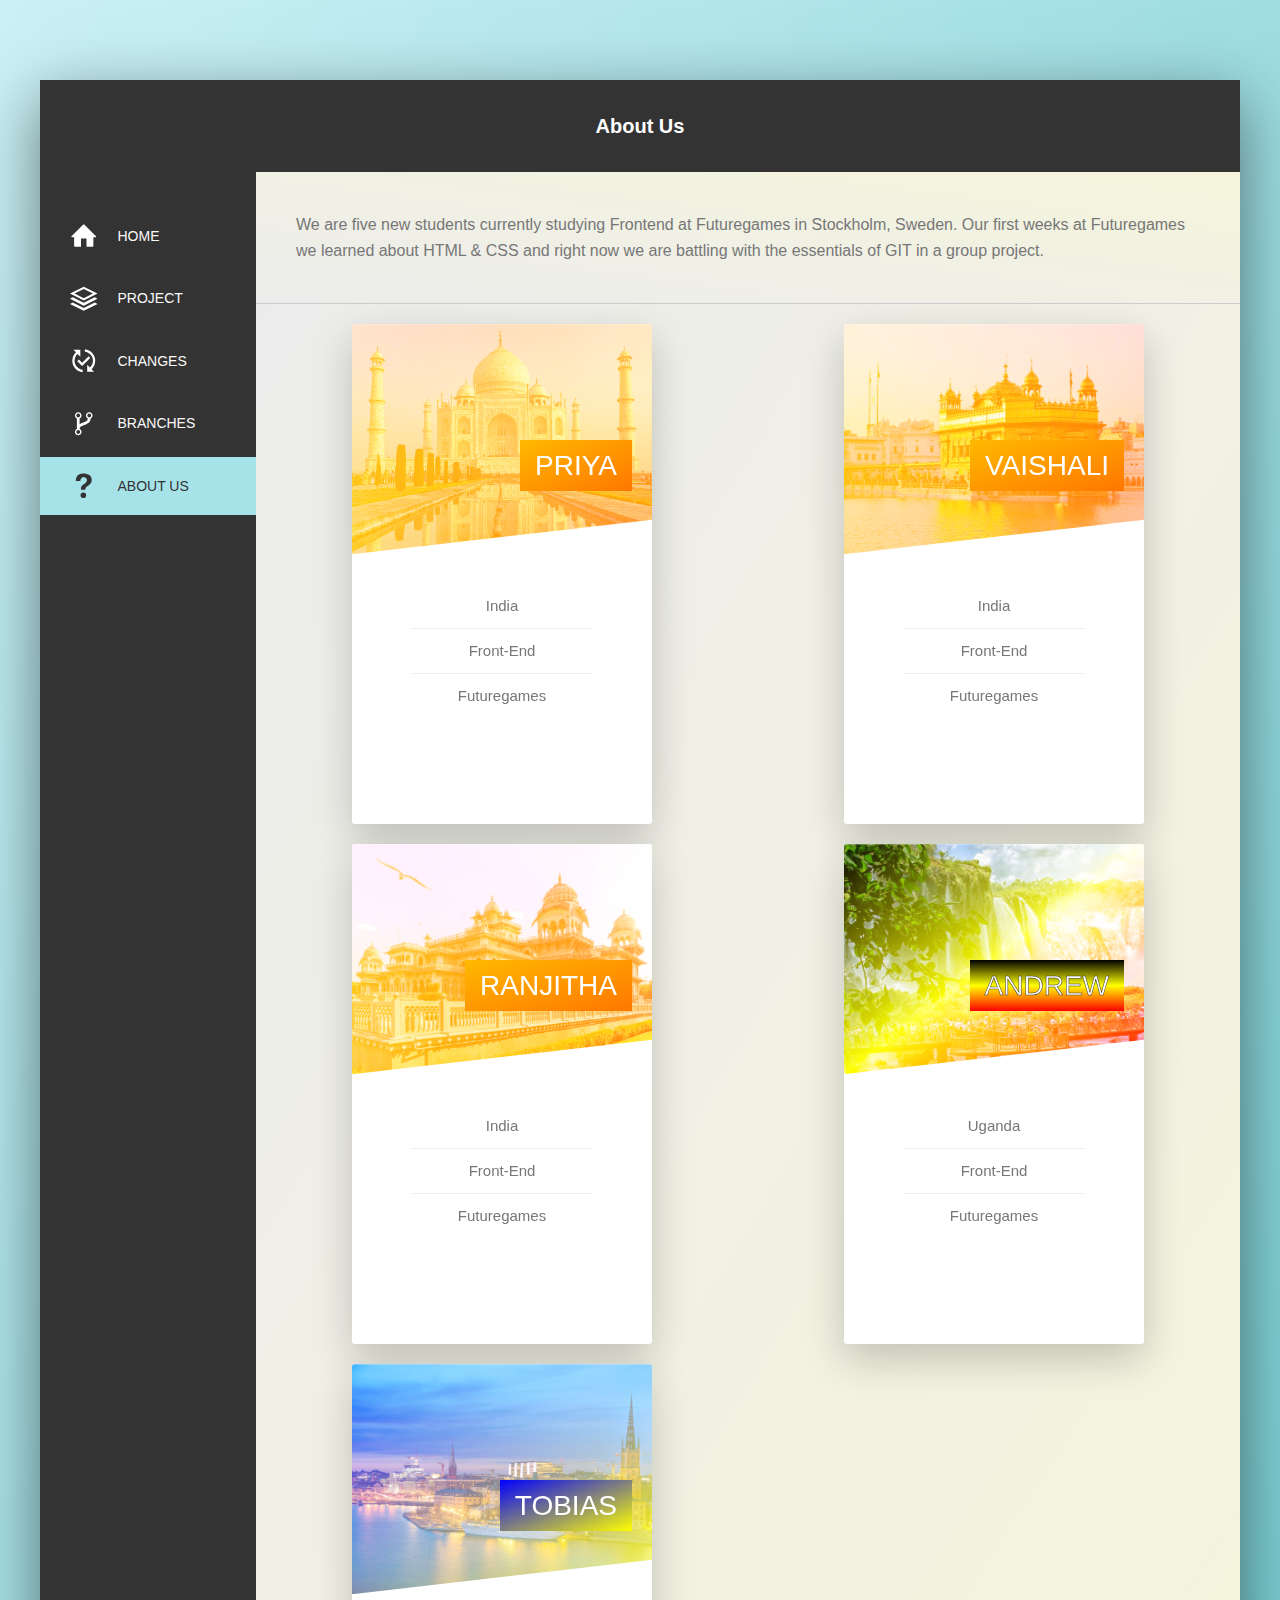
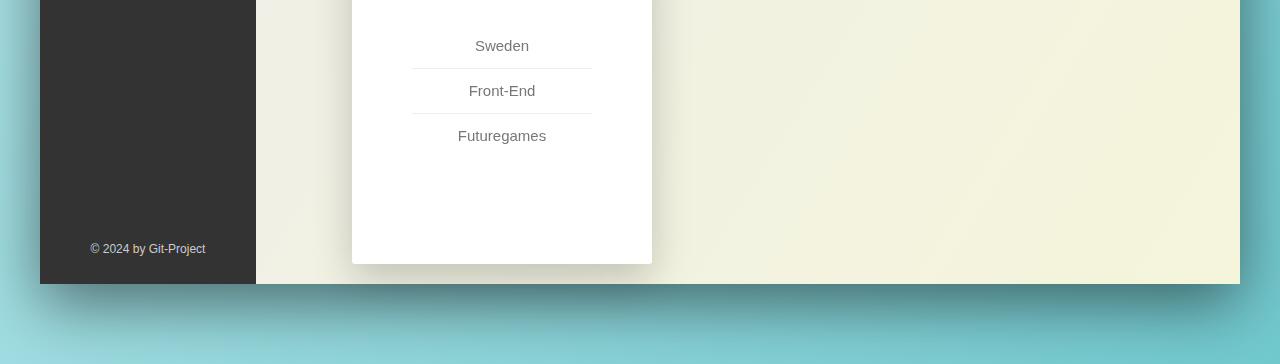
<file: html/about-us.html>
<!DOCTYPE html>
<html lang="en">

<head>
    <meta charset="UTF-8">
    <meta name="viewport" content="width=device-width, initial-scale=1.0">
    <title>GIT Assignment</title>
    <link rel="stylesheet" href="../styles/index.css">
    <link rel="stylesheet" href="../styles/layout.css">
    <link rel="stylesheet" href="../styles/variables.css">
    <link rel="stylesheet" href="../styles/components.css">
    <link rel="stylesheet" href="../styles/card.css">
    <link rel="stylesheet" href="../styles/aboutus.css">
</head>

<body>
    <div class="container">
        <header class="header">
            <h1 class="header__page-title">
                About Us
            </h1>
        </header>
        <div class="content">
            <div class="sidebar">
                <ul class="side-nav">
                    <li class="side-nav__item">
                        <a href="../index.html" class="side-nav__link">
                            <svg class="side-nav__icon" version="1.1" xmlns="http://www.w3.org/2000/svg" width="20"
                                height="20" viewBox="0 0 20 20">
                                <path
                                    d="M18.672 11h-1.672v6c0 0.445-0.194 1-1 1h-4v-6h-4v6h-4c-0.806 0-1-0.555-1-1v-6h-1.672c-0.598 0-0.47-0.324-0.060-0.748l8.024-8.032c0.195-0.202 0.451-0.302 0.708-0.312 0.257 0.010 0.513 0.109 0.708 0.312l8.023 8.031c0.411 0.425 0.539 0.749-0.059 0.749z">
                                </path>
                            </svg>
                            <span>Home</span>
                        </a>
                    </li>
                    <li class="side-nav__item">
                        <a href="./project-page.html" class="side-nav__link">
                            <svg class="side-nav__icon" version="1.1" xmlns="http://www.w3.org/2000/svg" width="32"
                                height="32" viewBox="0 0 32 32">
                                <path
                                    d="M32 10l-16-8-16 8 16 8 16-8zM16 4.655l10.689 5.345-10.689 5.345-10.689-5.345 10.689-5.345zM28.795 14.398l3.205 1.602-16 8-16-8 3.205-1.602 12.795 6.398zM28.795 20.398l3.205 1.602-16 8-16-8 3.205-1.602 12.795 6.398z">
                                </path>
                            </svg>
                            <span>Project</span>
                        </a>
                    </li>
                    <li class="side-nav__item">
                        <a href="./changepage.html" class="side-nav__link">
                            <svg class="side-nav__icon" version="1.1" xmlns="http://www.w3.org/2000/svg" width="24"
                                height="24" viewBox="0 0 24 24">
                                <path
                                    d="M17.672 9.516l-7.078 7.078-4.266-4.219 1.453-1.406 2.813 2.813 5.672-5.672zM3.984 12q0-1.734 0.727-3.258t1.898-2.602l2.391 2.344v-6h-6l2.203 2.203q-1.453 1.359-2.32 3.258t-0.867 4.055q0 1.969 0.68 3.68t1.898 3.047 2.859 2.18 3.563 1.031v-2.016q-1.5-0.188-2.766-0.867t-2.227-1.758-1.5-2.414-0.539-2.883zM21.984 12q0-1.969-0.68-3.68t-1.898-3.047-2.859-2.18-3.563-1.031v2.016q1.5 0.188 2.766 0.867t2.227 1.758 1.5 2.414 0.539 2.883q0 1.734-0.727 3.258t-1.898 2.602l-2.391-2.344v6h6l-2.203-2.203q1.453-1.359 2.32-3.258t0.867-4.055z">
                                </path>
                            </svg>

                            <span>Changes</span>
                        </a>
                    </li>
                    <li class="side-nav__item">
                        <a href="./branch.html"class="side-nav__link">
                            <svg class="side-nav__icon" version="1.1" xmlns="http://www.w3.org/2000/svg" width="20"
                                height="20" viewBox="0 0 20 20">
                                <path
                                    d="M16.4 4c0-1.326-1.074-2.4-2.4-2.4s-2.4 1.074-2.4 2.4c0 0.961 0.568 1.784 1.384 2.167-0.082 1.584-1.27 2.122-3.335 2.896-0.87 0.327-1.829 0.689-2.649 1.234v-4.121c0.825-0.38 1.4-1.209 1.4-2.176 0-1.326-1.074-2.4-2.4-2.4s-2.4 1.074-2.4 2.4c0 0.967 0.576 1.796 1.4 2.176v7.649c-0.825 0.379-1.4 1.208-1.4 2.175 0 1.326 1.074 2.4 2.4 2.4s2.4-1.075 2.4-2.4c0-0.961-0.568-1.784-1.384-2.167 0.082-1.583 1.271-2.122 3.335-2.896 2.030-0.762 4.541-1.711 4.64-4.756 0.829-0.378 1.409-1.21 1.409-2.181zM6 2.615c0.764 0 1.384 0.619 1.384 1.385 0 0.764-0.62 1.385-1.384 1.385s-1.384-0.621-1.384-1.385c0-0.766 0.619-1.385 1.384-1.385zM6 17.385c-0.766 0-1.385-0.621-1.385-1.385 0-0.766 0.619-1.385 1.385-1.385 0.764 0 1.384 0.619 1.384 1.385 0 0.764-0.62 1.385-1.384 1.385zM14 5.385c-0.766 0-1.385-0.621-1.385-1.385 0-0.766 0.619-1.385 1.385-1.385 0.764 0 1.384 0.619 1.384 1.385 0 0.764-0.62 1.385-1.384 1.385z">
                                </path>
                            </svg>
                            <span>Branches</span>
                        </a>
                    </li>
                    <li class="side-nav__item side-nav__item--active">
                        <a href="../html/about-us.html" class="side-nav__link side-nav__link--active">
                            <svg class="side-nav__icon" version="1.1" xmlns="http://www.w3.org/2000/svg" width="20"
                                height="20" viewBox="0 0 20 20">
                                <path
                                    d="M14.090 2.233c-1.14-0.822-2.572-1.233-4.296-1.233-1.311 0-2.418 0.289-3.317 0.868-1.427 0.906-2.185 2.445-2.277 4.615h3.307c0-0.633 0.185-1.24 0.553-1.828 0.369-0.586 0.995-0.879 1.878-0.879 0.898 0 1.517 0.238 1.854 0.713 0.339 0.477 0.508 1.004 0.508 1.582 0 0.504-0.252 0.965-0.557 1.383-0.167 0.244-0.387 0.469-0.661 0.674 0 0-1.793 1.15-2.58 2.074-0.456 0.535-0.497 1.338-0.538 2.488-0.002 0.082 0.029 0.252 0.315 0.252s2.316 0 2.571 0c0.256 0 0.309-0.189 0.312-0.274 0.018-0.418 0.064-0.633 0.141-0.875 0.144-0.457 0.538-0.855 0.979-1.199l0.91-0.627c0.822-0.641 1.477-1.166 1.767-1.578 0.494-0.676 0.842-1.51 0.842-2.5-0.001-1.615-0.571-2.832-1.711-3.656zM9.741 14.924c-1.139-0.035-2.079 0.754-2.115 1.99-0.035 1.234 0.858 2.051 1.998 2.084 1.189 0.035 2.104-0.727 2.141-1.963 0.034-1.236-0.834-2.076-2.024-2.111z">
                                </path>
                            </svg>
                            <span>About us</span>
                        </a>
                    </li>
                </ul>
                <div class="legal">
                    &copy; 2024 by Git-Project
                </div>
            </div>
            <div class="main-content">
                <div class="about-us">
                    <div class="about-us__intro">
                        We are five new students currently studying Frontend at Futuregames in Stockholm, Sweden. Our
                        first weeks at Futuregames we learned about HTML & CSS and right now we are battling with the
                        essentials of GIT in a group project.
                    </div>
                    <div class="about-us__grid">
                        <div class="grid__item">
                            <div class="card">
                                <div class="card__side card__side--front">
                                    <div class="card__picture card__picture--india-1">
                                        &nbsp;
                                    </div>
                                    <h4 class="card__heading">
                                        <span class="card__heading-span card__heading-span--india">
                                            Priya
                                        </span>
                                    </h4>
                                    <div class="card__details">
                                        <ul>
                                            <li>India</li>
                                            <li>Front-End</li>
                                            <li>Futuregames</li>
                                        </ul>
                                    </div>
                                </div>

                                <div class="card__side card__side--back card--india">
                                    <div class="card__flag card__flag--india">
                                    </div>
                                </div>
                            </div>
                        </div>

                        <div class="grid__item">
                            <div class="card">
                                <div class="card__side card__side--front">
                                    <div class="card__picture card__picture--india-2">
                                        &nbsp;
                                    </div>
                                    <h4 class="card__heading">
                                        <span class="card__heading-span card__heading-span--india">
                                            Vaishali
                                        </span>
                                    </h4>
                                    <div class="card__details">
                                        <ul>
                                            <li>India</li>
                                            <li>Front-End</li>
                                            <li>Futuregames</li>
                                        </ul>
                                    </div>
                                </div>

                                <div class="card__side card__side--back card--india">
                                    <div class="card__flag card__flag--india">

                                    </div>
                                </div>
                            </div>
                        </div>
                        <div class="grid__item">
                            <div class="card">
                                <div class="card__side card__side--front">
                                    <div class="card__picture card__picture--india-3">
                                        &nbsp;
                                    </div>
                                    <h4 class="card__heading">
                                        <span class="card__heading-span card__heading-span--india">
                                            Ranjitha
                                        </span>
                                    </h4>
                                    <div class="card__details">
                                        <ul>
                                            <li>India</li>
                                            <li>Front-End</li>
                                            <li>Futuregames</li>
                                        </ul>
                                    </div>
                                </div>

                                <div class="card__side card__side--back card--india">
                                    <div class="card__flag card__flag--india">

                                    </div>
                                </div>
                            </div>
                        </div>
                        <div class="grid__item">
                            <div class="card">
                                <div class="card__side card__side--front">
                                    <div class="card__picture card__picture--uganda">
                                    </div>
                                    <h4 class="card__heading">
                                        <span class="card__heading-span card__heading-span--uganda">
                                            Andrew
                                        </span>
                                    </h4>
                                    <div class="card__details">
                                        <ul>
                                            <li>Uganda</li>
                                            <li>Front-End</li>
                                            <li>Futuregames</li>
                                        </ul>
                                    </div>
                                </div>

                                <div class="card__side card__side--back card--uganda">
                                    <div class="card__flag card__flag--uganda"></div>
                                </div>
                            </div>
                        </div>
                        <div class="grid__item">
                            <div class="card">
                                <div class="card__side card__side--front">
                                    <div class="card__picture card__picture--sweden">
                                        &nbsp;
                                    </div>
                                    <h4 class="card__heading">
                                        <span class="card__heading-span card__heading-span--sweden">
                                            Tobias
                                        </span>
                                    </h4>
                                    <div class="card__details">
                                        <ul>
                                            <li>Sweden</li>
                                            <li>Front-End</li>
                                            <li>Futuregames</li>
                                        </ul>
                                    </div>
                                </div>

                                <div class="card__side card__side--back card--sweden">
                                    <div class="card__flag card__flag--sweden">
                                    </div>
                                </div>
                            </div>
                        </div>
                    </div>
                </div>
            </div>
        </div>
    </div>
</body>
</div>

</html>
</file>
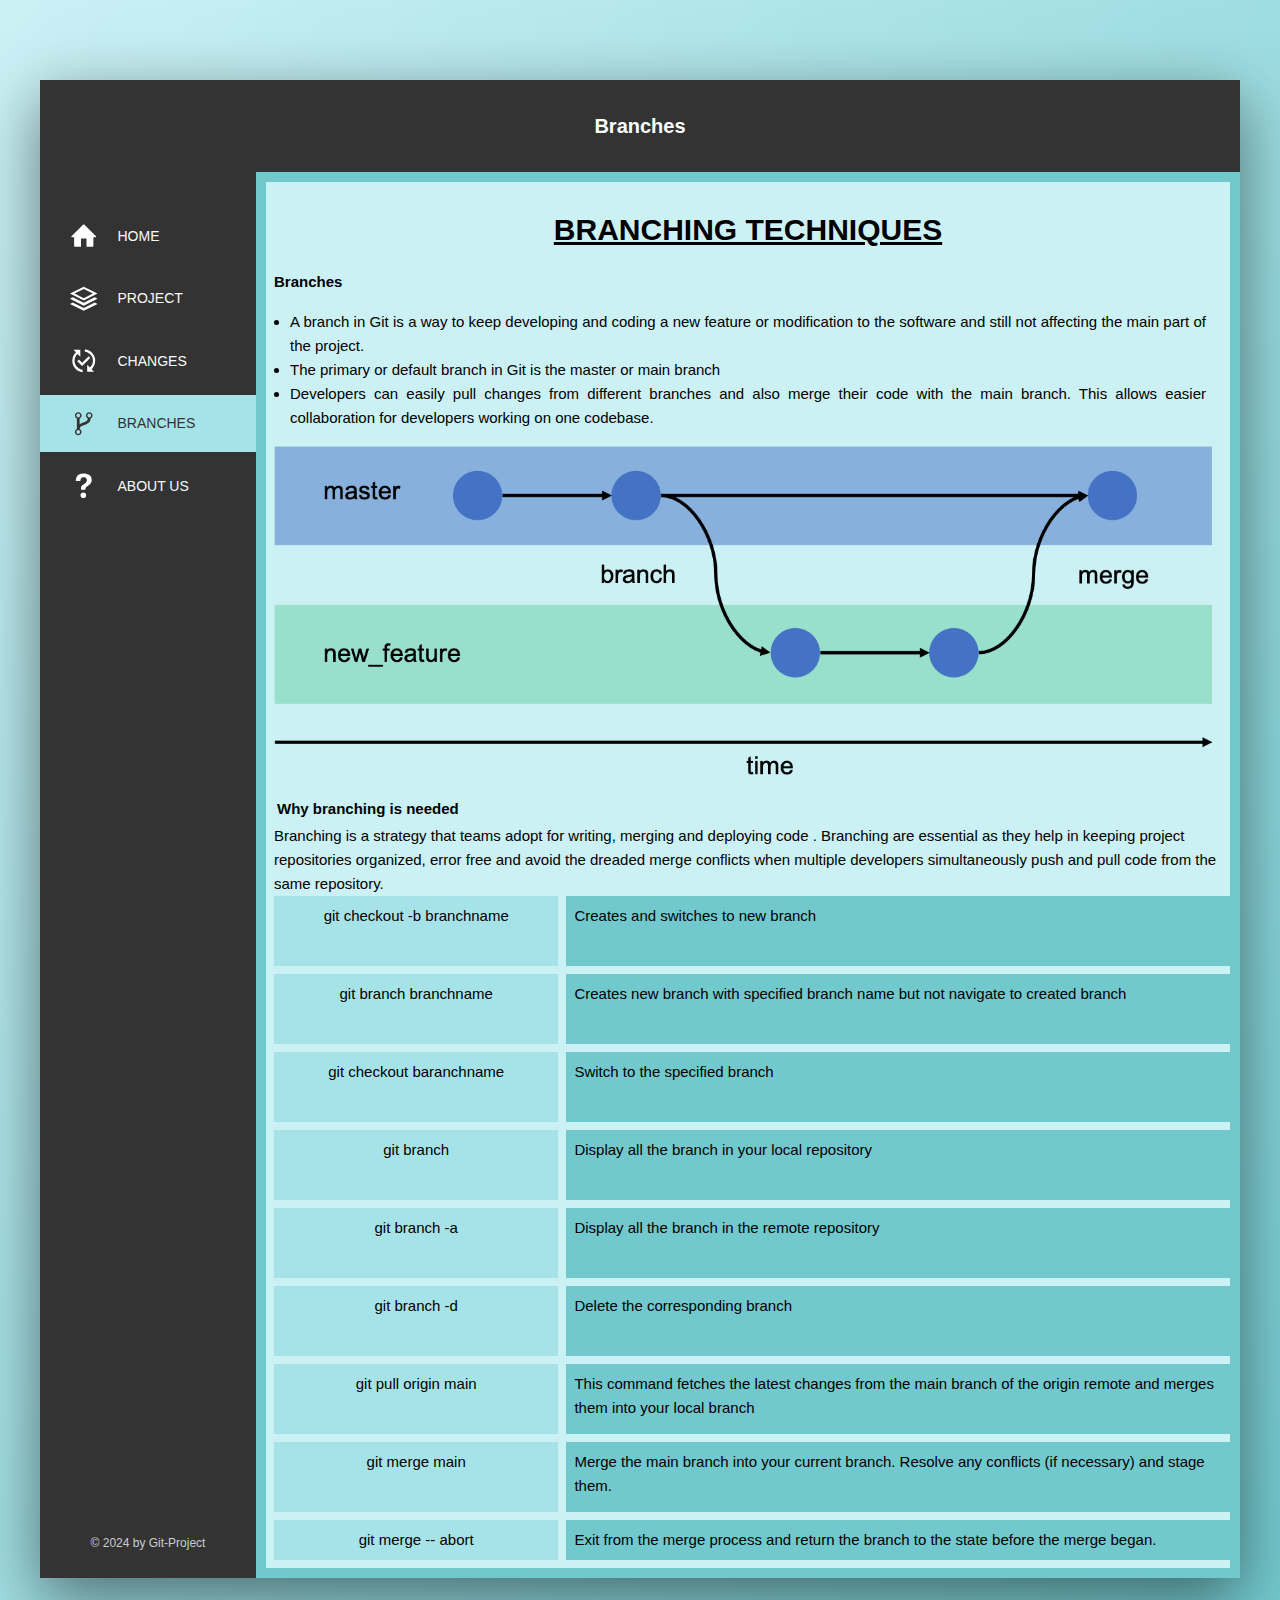
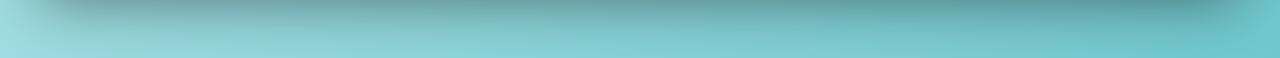
<file: html/branch.html>
<!DOCTYPE html>
<html lang="en">
 
<head>
    <meta charset="UTF-8">
    <meta name="viewport" content="width=device-width, initial-scale=1.0">
    <title>GIT Assignment</title>
    <link rel="stylesheet" href="../styles/index.css">
    <link rel="stylesheet" href="../styles/components.css">
    <link rel="stylesheet" href="../styles/variables.css">
    <link rel="stylesheet" href="../styles/layout.css">
    <link rel="stylesheet" href="../styles/branch.css">
</head>
 
<body>
    <div class="container">
        <header class="header">
            <h1 class="header__page-title">
                Branches
            </h1>
        </header>
        <div class="content">
            <div class="sidebar">
                <ul class="side-nav">
                    <li class="side-nav__item">
                        <a href="../index.html" class="side-nav__link">
                            <svg class="side-nav__icon" version="1.1" xmlns="http://www.w3.org/2000/svg" width="20" height="20" viewBox="0 0 20 20">
                                <path d="M18.672 11h-1.672v6c0 0.445-0.194 1-1 1h-4v-6h-4v6h-4c-0.806 0-1-0.555-1-1v-6h-1.672c-0.598 0-0.47-0.324-0.060-0.748l8.024-8.032c0.195-0.202 0.451-0.302 0.708-0.312 0.257 0.010 0.513 0.109 0.708 0.312l8.023 8.031c0.411 0.425 0.539 0.749-0.059 0.749z"></path>
                                </svg>
                            <span> Home</span>
                        </a>
                    </li>
                    <li class="side-nav__item">
                        <a href="./project-page.html" class="side-nav__link">
                            <svg  class="side-nav__icon" version="1.1" xmlns="http://www.w3.org/2000/svg" width="32" height="32" viewBox="0 0 32 32">
                                <path d="M32 10l-16-8-16 8 16 8 16-8zM16 4.655l10.689 5.345-10.689 5.345-10.689-5.345 10.689-5.345zM28.795 14.398l3.205 1.602-16 8-16-8 3.205-1.602 12.795 6.398zM28.795 20.398l3.205 1.602-16 8-16-8 3.205-1.602 12.795 6.398z"></path>
                                </svg>
                            <span> Project</span>
                        </a>
                    </li>
                    <li class="side-nav__item">
                        <a href="./changepage.html" class="side-nav__link">
                            <svg class="side-nav__icon" version="1.1" xmlns="http://www.w3.org/2000/svg" width="24" height="24" viewBox="0 0 24 24">
                                <path d="M17.672 9.516l-7.078 7.078-4.266-4.219 1.453-1.406 2.813 2.813 5.672-5.672zM3.984 12q0-1.734 0.727-3.258t1.898-2.602l2.391 2.344v-6h-6l2.203 2.203q-1.453 1.359-2.32 3.258t-0.867 4.055q0 1.969 0.68 3.68t1.898 3.047 2.859 2.18 3.563 1.031v-2.016q-1.5-0.188-2.766-0.867t-2.227-1.758-1.5-2.414-0.539-2.883zM21.984 12q0-1.969-0.68-3.68t-1.898-3.047-2.859-2.18-3.563-1.031v2.016q1.5 0.188 2.766 0.867t2.227 1.758 1.5 2.414 0.539 2.883q0 1.734-0.727 3.258t-1.898 2.602l-2.391-2.344v6h6l-2.203-2.203q1.453-1.359 2.32-3.258t0.867-4.055z"></path>
                                </svg>
                            <span>Changes</span>
                        </a>
                    </li>
                    <li class="side-nav__item side-nav__item--active">
                        <a href="./branch.html" class="side-nav__link side-nav__link--active">
                            <svg class="side-nav__icon" version="1.1" xmlns="http://www.w3.org/2000/svg" width="20" height="20" viewBox="0 0 20 20">
                                <path d="M16.4 4c0-1.326-1.074-2.4-2.4-2.4s-2.4 1.074-2.4 2.4c0 0.961 0.568 1.784 1.384 2.167-0.082 1.584-1.27 2.122-3.335 2.896-0.87 0.327-1.829 0.689-2.649 1.234v-4.121c0.825-0.38 1.4-1.209 1.4-2.176 0-1.326-1.074-2.4-2.4-2.4s-2.4 1.074-2.4 2.4c0 0.967 0.576 1.796 1.4 2.176v7.649c-0.825 0.379-1.4 1.208-1.4 2.175 0 1.326 1.074 2.4 2.4 2.4s2.4-1.075 2.4-2.4c0-0.961-0.568-1.784-1.384-2.167 0.082-1.583 1.271-2.122 3.335-2.896 2.030-0.762 4.541-1.711 4.64-4.756 0.829-0.378 1.409-1.21 1.409-2.181zM6 2.615c0.764 0 1.384 0.619 1.384 1.385 0 0.764-0.62 1.385-1.384 1.385s-1.384-0.621-1.384-1.385c0-0.766 0.619-1.385 1.384-1.385zM6 17.385c-0.766 0-1.385-0.621-1.385-1.385 0-0.766 0.619-1.385 1.385-1.385 0.764 0 1.384 0.619 1.384 1.385 0 0.764-0.62 1.385-1.384 1.385zM14 5.385c-0.766 0-1.385-0.621-1.385-1.385 0-0.766 0.619-1.385 1.385-1.385 0.764 0 1.384 0.619 1.384 1.385 0 0.764-0.62 1.385-1.384 1.385z"></path>
                                </svg>
                            <span>Branches</span>
                        </a>
                    </li>
                    <li class="side-nav__item">
                        <a href="./about-us.html" class="side-nav__link">
                            <svg class="side-nav__icon" version="1.1" xmlns="http://www.w3.org/2000/svg" width="20" height="20" viewBox="0 0 20 20">
                                <path d="M14.090 2.233c-1.14-0.822-2.572-1.233-4.296-1.233-1.311 0-2.418 0.289-3.317 0.868-1.427 0.906-2.185 2.445-2.277 4.615h3.307c0-0.633 0.185-1.24 0.553-1.828 0.369-0.586 0.995-0.879 1.878-0.879 0.898 0 1.517 0.238 1.854 0.713 0.339 0.477 0.508 1.004 0.508 1.582 0 0.504-0.252 0.965-0.557 1.383-0.167 0.244-0.387 0.469-0.661 0.674 0 0-1.793 1.15-2.58 2.074-0.456 0.535-0.497 1.338-0.538 2.488-0.002 0.082 0.029 0.252 0.315 0.252s2.316 0 2.571 0c0.256 0 0.309-0.189 0.312-0.274 0.018-0.418 0.064-0.633 0.141-0.875 0.144-0.457 0.538-0.855 0.979-1.199l0.91-0.627c0.822-0.641 1.477-1.166 1.767-1.578 0.494-0.676 0.842-1.51 0.842-2.5-0.001-1.615-0.571-2.832-1.711-3.656zM9.741 14.924c-1.139-0.035-2.079 0.754-2.115 1.99-0.035 1.234 0.858 2.051 1.998 2.084 1.189 0.035 2.104-0.727 2.141-1.963 0.034-1.236-0.834-2.076-2.024-2.111z"></path>
                                </svg>
                            <span>About us</span>
                        </a>
                    </li>
                </ul>
                <div class="legal">
                    &copy; 2024 by Git-Project
                </div>
            </div>
            <div class="main-content">
                <!--Here we will put our content, erase the filler class and div-->
                <div class="branch-page">
                    <div class="branch-page-content">
                        <h2 class="branch-page-title">Branching techniques</h2>
                        <div class="introduction">
                            <h5>Branches</h5>
                            <ul class="intro-points">
                                <li>A branch in Git is a way to keep developing and coding a new feature or
                                    modification to the software and still not affecting the main part of the project.
                                </li>
                                <li>The primary or default branch in Git is the master or main branch </li>
                                <li>Developers can easily pull changes from different branches and also merge their code with
                                    the main branch. This allows easier collaboration for developers working on one codebase.
                                </li>
                            </ul>
                            <img src="../img/git_branch_merge.png" alt="Git-branch" width="500px" height="auto" class="git__image">
                        </div>
 
                        <div class="branch-explanation">
                            <h5>Why branching is needed</h5>
                            <p>Branching  is a strategy that teams adopt for writing, merging and deploying code .
                                Branching are essential as they help in keeping project repositories organized,
                                error free and avoid the dreaded merge conflicts when multiple developers simultaneously push and pull code from the same repository.
                            </p>
                        </div>
 
                        <div class="branch-command">
                            <div class="branch-command-syntax">git checkout -b branchname</div>
                            <div class="branch-command-explanation">Creates and switches to new branch</div>
                            <div class="branch-command-syntax">git branch branchname</div>
                            <div class="branch-command-explanation">Creates new branch with specified branch name but not navigate to created branch</div>
                            <div class="branch-command-syntax">git checkout baranchname</div>
                            <div class="branch-command-explanation">Switch to the specified branch</div>
                            <div class="branch-command-syntax">git branch</div>
                            <div class="branch-command-explanation">Display all the branch in your local repository</div>
                            <div class="branch-command-syntax">git branch -a</div>
                            <div class="branch-command-explanation">Display all the branch in the remote repository</div>
                            <div class="branch-command-syntax">git branch -d <branch-to-delete></div>
                            <div class="branch-command-explanation">Delete the corresponding branch</div>
                            <div class="branch-command-syntax">git pull origin main</div>
                            <div class="branch-command-explanation">This command fetches the latest changes from the main branch of the origin remote and merges them into your local branch</div>
                            <div class="branch-command-syntax">git merge main</div>
                            <div class="branch-command-explanation">Merge the main branch into your current branch. Resolve any conflicts (if necessary) and stage them.</div>
                            <div class="branch-command-syntax">git merge -- abort</div>
                            <div class="branch-command-explanation">Exit from the merge process and return the branch to the state before the merge began.</div>
                        </div>
                    </div>
                </div>
                <!--Ends here-->
            </div>
        </div>
    </div>
</body>
 
</html>
</file>
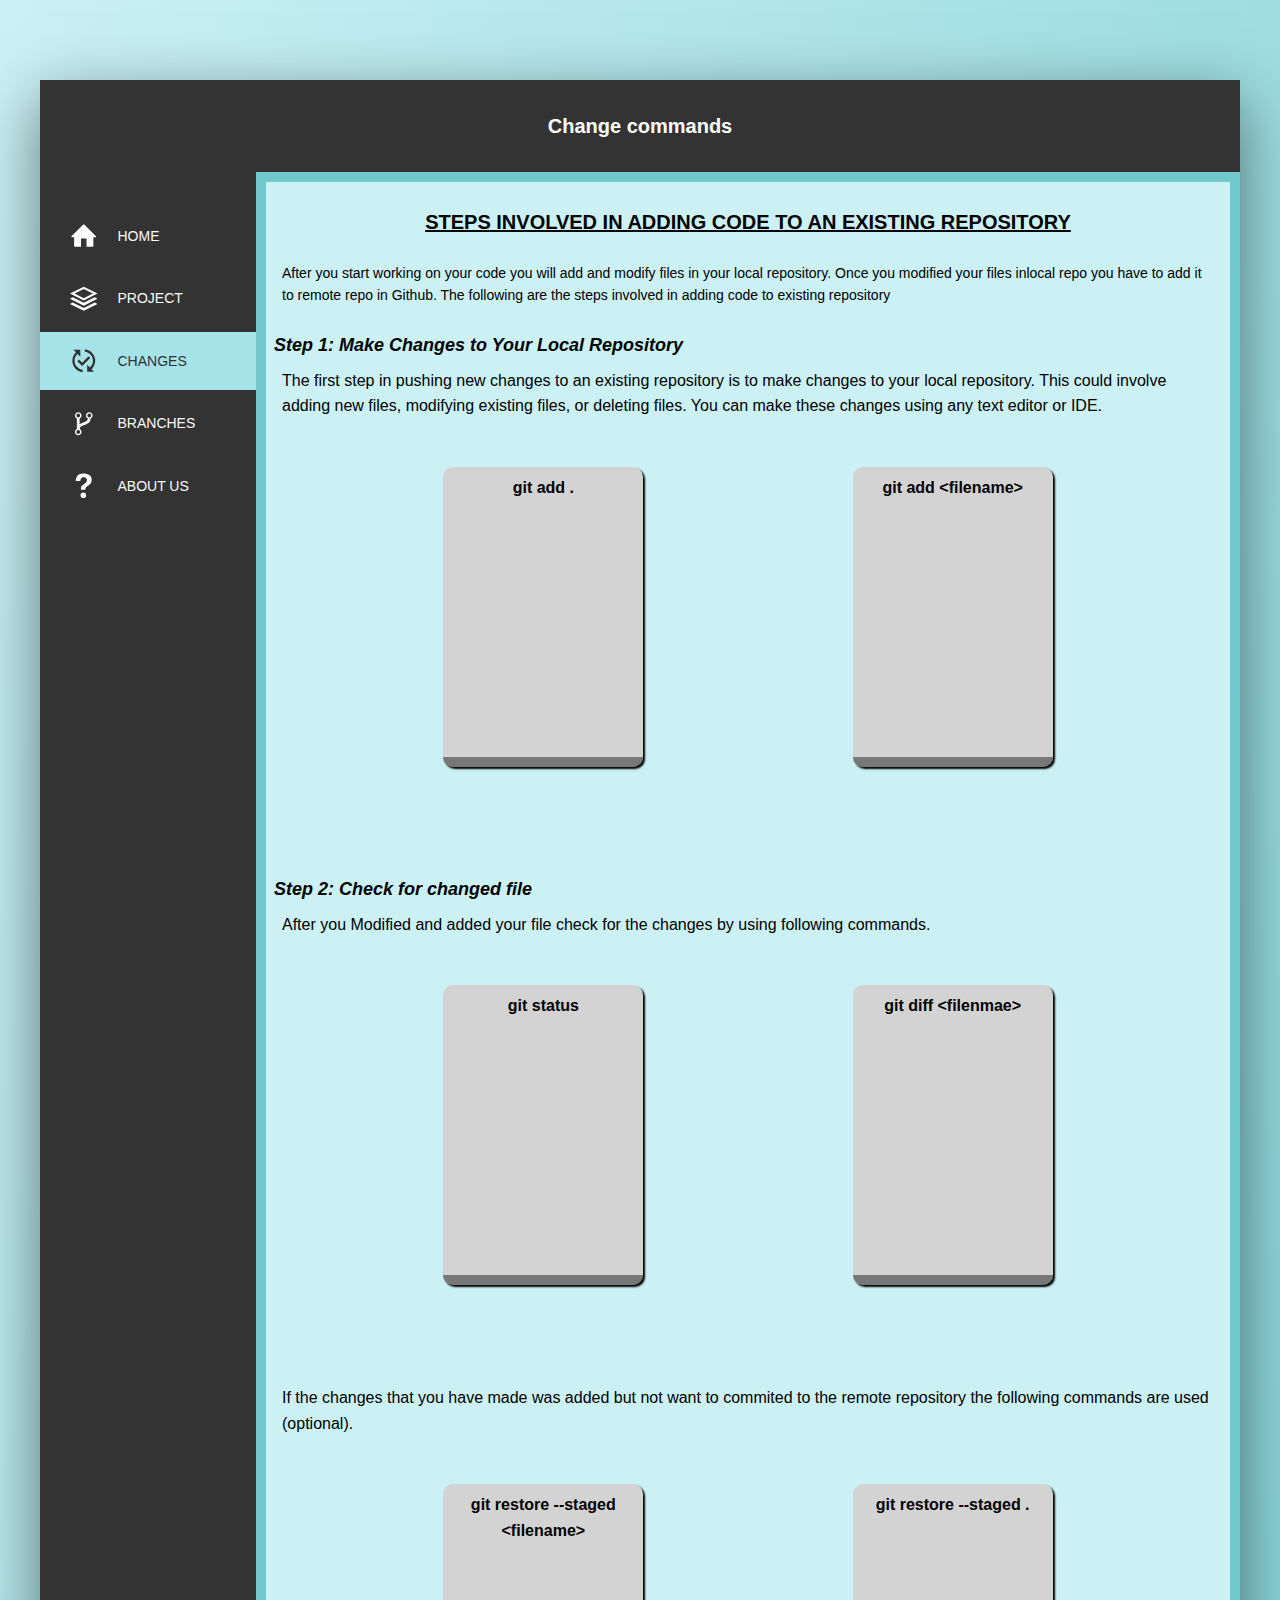
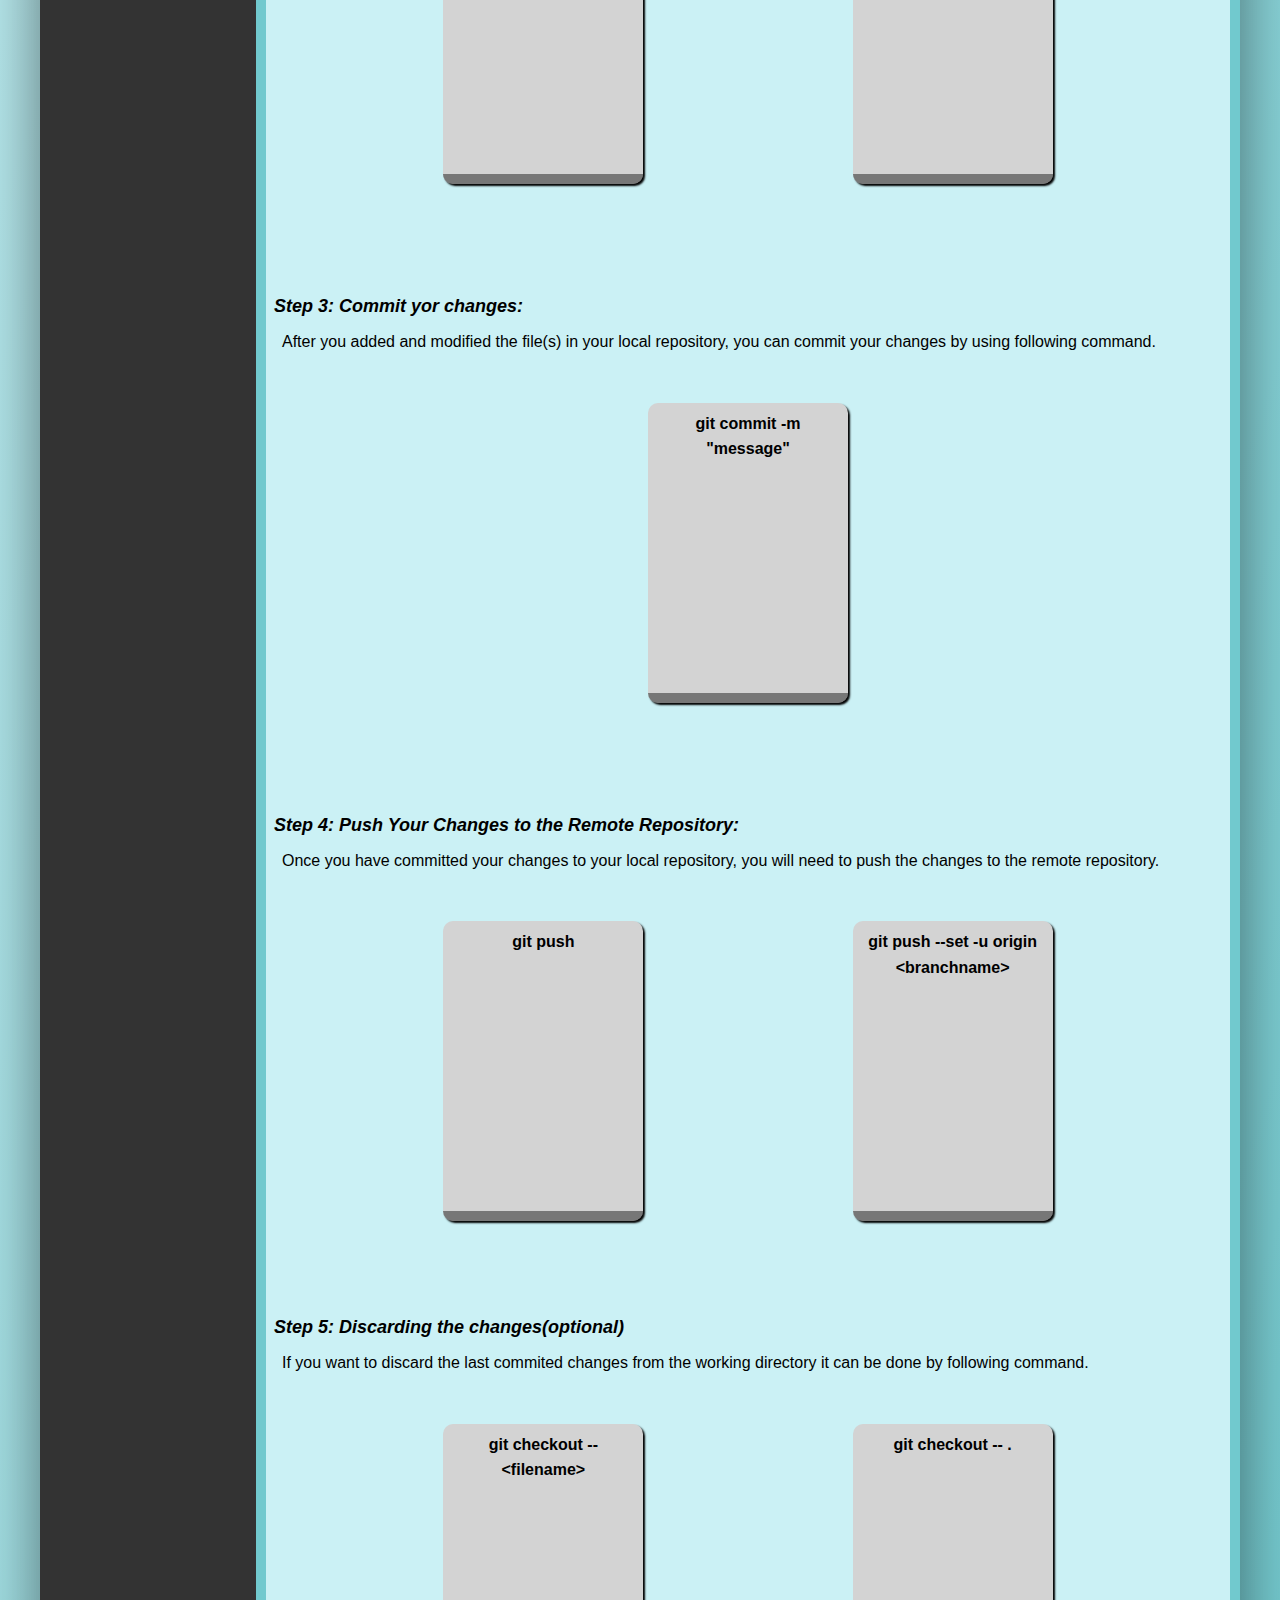
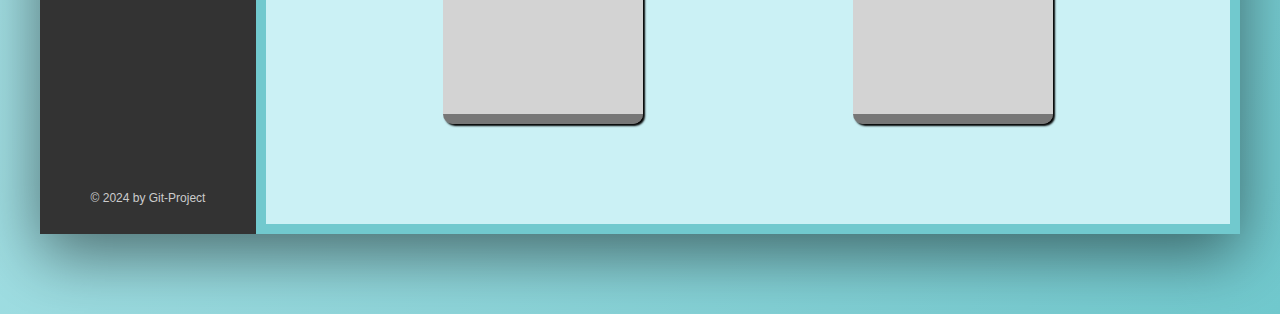
<file: html/changepage.html>
<!DOCTYPE html>
<html lang="en">

<head>
    <meta charset="UTF-8">
    <meta name="viewport" content="width=device-width, initial-scale=1.0">
    <title>GIT Assignment</title>
    <link rel="stylesheet" href="../styles/index.css">
    <link rel="stylesheet" href="../styles/layout.css">
    <link rel="stylesheet" href="../styles/variables.css">
    <link rel="stylesheet" href="../styles/components.css">
    <link rel="stylesheet" href="../styles/changepage.css">
</head>

<body>
    <div class="container">
        <header class="header">
            <h1 class="header__page-title">
                Change commands
            </h1>
        </header>
        <div class="content">
            <div class="sidebar">
                <ul class="side-nav">
                    <li class="side-nav__item">
                        <a href="../index.html" class="side-nav__link">
                            <svg class="side-nav__icon" version="1.1" xmlns="http://www.w3.org/2000/svg" width="20"
                                 height="20" viewBox="0 0 20 20">
                                <path
                                    d="M18.672 11h-1.672v6c0 0.445-0.194 1-1 1h-4v-6h-4v6h-4c-0.806 0-1-0.555-1-1v-6h-1.672c-0.598 0-0.47-0.324-0.060-0.748l8.024-8.032c0.195-0.202 0.451-0.302 0.708-0.312 0.257 0.010 0.513 0.109 0.708 0.312l8.023 8.031c0.411 0.425 0.539 0.749-0.059 0.749z">
                                </path>
                            </svg>                               
                            <span> Home</span>
                        </a>
                    </li>
                    <li class="side-nav__item">
                        <a href="./project-page.html" class="side-nav__link">
                            <svg class="side-nav__icon" version="1.1" xmlns="http://www.w3.org/2000/svg" width="32"
                                height="32" viewBox="0 0 32 32">
                                <path
                                     d="M32 10l-16-8-16 8 16 8 16-8zM16 4.655l10.689 5.345-10.689 5.345-10.689-5.345 10.689-5.345zM28.795 14.398l3.205 1.602-16 8-16-8 3.205-1.602 12.795 6.398zM28.795 20.398l3.205 1.602-16 8-16-8 3.205-1.602 12.795 6.398z">
                                </path>
                            </svg>
                            <span>Project</span>
                        </a>
                    </li>
                    <li class="side-nav__item side-nav__item--active">
                        <a href="./changepage.html" class="side-nav__link side-nav__link--active">
                            <svg class="side-nav__icon" version="1.1" xmlns="http://www.w3.org/2000/svg" width="24"
                                height="24" viewBox="0 0 24 24">
                                <path
                                    d="M17.672 9.516l-7.078 7.078-4.266-4.219 1.453-1.406 2.813 2.813 5.672-5.672zM3.984 12q0-1.734 0.727-3.258t1.898-2.602l2.391 2.344v-6h-6l2.203 2.203q-1.453 1.359-2.32 3.258t-0.867 4.055q0 1.969 0.68 3.68t1.898 3.047 2.859 2.18 3.563 1.031v-2.016q-1.5-0.188-2.766-0.867t-2.227-1.758-1.5-2.414-0.539-2.883zM21.984 12q0-1.969-0.68-3.68t-1.898-3.047-2.859-2.18-3.563-1.031v2.016q1.5 0.188 2.766 0.867t2.227 1.758 1.5 2.414 0.539 2.883q0 1.734-0.727 3.258t-1.898 2.602l-2.391-2.344v6h6l-2.203-2.203q1.453-1.359 2.32-3.258t0.867-4.055z">
                                </path>
                            </svg>
                            <span>Changes</span>
                        </a>
                    </li>
                    <li class="side-nav__item">
                        <a href="./branch.html" class="side-nav__link">
                            <svg class="side-nav__icon" version="1.1" xmlns="http://www.w3.org/2000/svg" width="20"
                            height="20" viewBox="0 0 20 20">
                                <path
                                    d="M16.4 4c0-1.326-1.074-2.4-2.4-2.4s-2.4 1.074-2.4 2.4c0 0.961 0.568 1.784 1.384 2.167-0.082 1.584-1.27 2.122-3.335 2.896-0.87 0.327-1.829 0.689-2.649 1.234v-4.121c0.825-0.38 1.4-1.209 1.4-2.176 0-1.326-1.074-2.4-2.4-2.4s-2.4 1.074-2.4 2.4c0 0.967 0.576 1.796 1.4 2.176v7.649c-0.825 0.379-1.4 1.208-1.4 2.175 0 1.326 1.074 2.4 2.4 2.4s2.4-1.075 2.4-2.4c0-0.961-0.568-1.784-1.384-2.167 0.082-1.583 1.271-2.122 3.335-2.896 2.030-0.762 4.541-1.711 4.64-4.756 0.829-0.378 1.409-1.21 1.409-2.181zM6 2.615c0.764 0 1.384 0.619 1.384 1.385 0 0.764-0.62 1.385-1.384 1.385s-1.384-0.621-1.384-1.385c0-0.766 0.619-1.385 1.384-1.385zM6 17.385c-0.766 0-1.385-0.621-1.385-1.385 0-0.766 0.619-1.385 1.385-1.385 0.764 0 1.384 0.619 1.384 1.385 0 0.764-0.62 1.385-1.384 1.385zM14 5.385c-0.766 0-1.385-0.621-1.385-1.385 0-0.766 0.619-1.385 1.385-1.385 0.764 0 1.384 0.619 1.384 1.385 0 0.764-0.62 1.385-1.384 1.385z">
                                </path>
                            </svg>
                            <span>Branches</span>
                        </a>
                    </li>
                    <li class="side-nav__item">
                        <a href="./about-us.html" class="side-nav__link">
                            <svg class="side-nav__icon" version="1.1" xmlns="http://www.w3.org/2000/svg" width="20"
                                height="20" viewBox="0 0 20 20">
                                <path
                                    d="M14.090 2.233c-1.14-0.822-2.572-1.233-4.296-1.233-1.311 0-2.418 0.289-3.317 0.868-1.427 0.906-2.185 2.445-2.277 4.615h3.307c0-0.633 0.185-1.24 0.553-1.828 0.369-0.586 0.995-0.879 1.878-0.879 0.898 0 1.517 0.238 1.854 0.713 0.339 0.477 0.508 1.004 0.508 1.582 0 0.504-0.252 0.965-0.557 1.383-0.167 0.244-0.387 0.469-0.661 0.674 0 0-1.793 1.15-2.58 2.074-0.456 0.535-0.497 1.338-0.538 2.488-0.002 0.082 0.029 0.252 0.315 0.252s2.316 0 2.571 0c0.256 0 0.309-0.189 0.312-0.274 0.018-0.418 0.064-0.633 0.141-0.875 0.144-0.457 0.538-0.855 0.979-1.199l0.91-0.627c0.822-0.641 1.477-1.166 1.767-1.578 0.494-0.676 0.842-1.51 0.842-2.5-0.001-1.615-0.571-2.832-1.711-3.656zM9.741 14.924c-1.139-0.035-2.079 0.754-2.115 1.99-0.035 1.234 0.858 2.051 1.998 2.084 1.189 0.035 2.104-0.727 2.141-1.963 0.034-1.236-0.834-2.076-2.024-2.111z">
                                </path>
                            </svg>
                            <span>About us</span>
                        </a>
                    </li>
                </ul>
                <div class="legal">
                    &copy; 2024 by Git-Project
                </div>
            </div>
            <div class="main-content">
                <div class="change-page">
                    <h2 class="change-page_title"> Steps involved in adding code to an existing repository</h2>
                    <div class="change-page_content">
                        <div class="intro_content">
                            <p>After you start working on your code you will add and modify files in your local repository.
                            Once you modified your files inlocal repo you have to add it to remote repo in Github. 
                            The following are the steps involved in adding code to existing repository</p>
                        </div>

                        <div class="steps_content">
                            <h4>Step 1: Make Changes to Your Local Repository</h4>
                            <p>The first step in pushing new changes to an existing repository is to make changes to your local repository.
                            This could involve adding new files, modifying existing files, or deleting files. 
                            You can make these changes using any text editor or IDE. </p>
                            <div class="git_command_container">
                                <div class="git_command">
                                    <div class="command">
                                        <h5> git add . </h5> 
                                            <div class="command_explanation">
                                                <p>If you have done changes in more than one file by using this command 
                                                    it will add the changes to the existing repo.
                                                </p>
                                            </div>
                                    </div>
                                </div>
                                <div class="git_command">
                                    <div class="command">
                                        <h5> git add &lt;filename&gt;</h5> 
                                        <div class="command_explanation">
                                            <p>It will add the changes you done on the respective file </p>
                                        </div>
                                    </div>
                                </div>
                            </div>
                        </div>

                        <div class="steps_content">
                            <h4>Step 2: Check for changed file</h4>
                            <p>After you Modified and added your file check for the changes by using following commands.
                            </p>
                            <div class="git_command_container">
                                <div class="git_command">
                                    <div class="command">
                                        <h5> git status 
                                        </h5> 
                                        <div class="command_explanation">
                                            <p> It will display the added and modified files. Green line is the file you added,
                                                Red line is the file you deleted .</p>
                                        </div>
                                    </div> 
                                </div>
                                <div class="git_command">
                                    <div class="command">
                                        <h5> git diff &lt;filenmae&gt; </h5> 
                                        <div class="command_explanation">
                                            <p> Displays all the changes on a file that you have made since the last commit.
                                            </p>
                                        </div>
                                    </div> 
                                </div>
                            </div>
                            <p>If the changes that you have made was added but not want to commited to the remote repository
                                the following commands are used  (optional).
                            </p>
                            <div class="git_command_container">
                                <div class="git_command">
                                    <div class="command">
                                        <h5> git restore --staged &lt;filename&gt;</h5> 
                                        <div class="command_explanation">                                            
                                            <p>It removes the specified file(s) from the staging area (index) without changing
                                                the actual content of the working directory. .</p>
                                        </div>
                                    </div>
                                </div> 
                                <div class="git_command">
                                    <div class="command">
                                        <h5> git restore --staged .</h5> 
                                        <div class="command_explanation">
                                            <p> It removes all the  file(s) from the staging area (index) without 
                                            changing the actual content of the working directory.</p>
                                        </div>
                                    </div>
                                </div>
                            </div> 
                        </div>
        
                        <div class="steps_content">
                            <h4>Step 3: Commit yor changes:</h4>
                            <p>After you added and modified the file(s) in your local repository,
                                 you can commit your changes by using following command.
                            </p>
                            <div class="git_command_container">
                                <div class="git_command">
                                    <div class="command command_media">
                                        <h5>git commit -m "message"</h5> 
                                        <div class="command_explanation explanation_media">
                                            <p> It will commit the changes  to your local repository
                                            that we are staged .
                                            </p>
                                        </div>
                                    </div>
                                </div>            
                            </div>
                        </div>
                        
                        <div class="steps_content">
                            <h4>Step 4: Push Your Changes to the Remote Repository:
                            </h4>
                            <p>Once you have committed your changes to your local repository, 
                            you will need to push the changes to the remote repository.
                            </p>
                            <div class="git_command_container">
                                <div class="git_command">
                                    <div class="command">
                                        <h5>git push</h5>
                                        <div class="command_explanation">
                                            <p>It will push the commited changes that you made in local file to the remote repo.</p>
                                        </div>
                                    </div>
                                </div>
                                <div class="git_command">
                                    <div class="command">
                                        <h5> git push --set -u origin &lt;branchname&gt;</h5>
                                        <div class="command_explanation">
                                            <p> If you are on your branch and when you are doing the first push you have to use this.
                                            </p>
                                        </div>
                                    </div>
                                </div>
                            </div>

                        <div class="steps_content">
                            <h4>Step 5: Discarding the changes(optional)</h4>
                            <p>If you want to discard the last commited changes from the working directory it can be done by following command.
                            </p>
                            <div class="git_command_container">
                                <div class="git_command">
                                    <div class="command">
                                        <h5>git checkout --&lt;filename&gt;</h5>
                                        <div class="command_explanation">
                                            <p>Discard changes in your working directory for a specific file.
                                            It will discard any changes made to and revert it to the version from the latest commit.
                                            </p>
                                        </div>
                                    </div>
                                </div>
                                <div class="git_command">
                                    <div class="command">
                                    <h5>git checkout -- .</h5>
                                        <div class="command_explanation">
                                            <p>This will discard all uncommitted changes across the working directory, 
                                            resetting all modified files to their committed versions.
                                            </p>
                                        </div>
                                    </div>
                                </div>
                            </div>
                        </div>
                    </div>
                </div>
            </div>
        </div>
    </div>
</body>
</html>
</file>
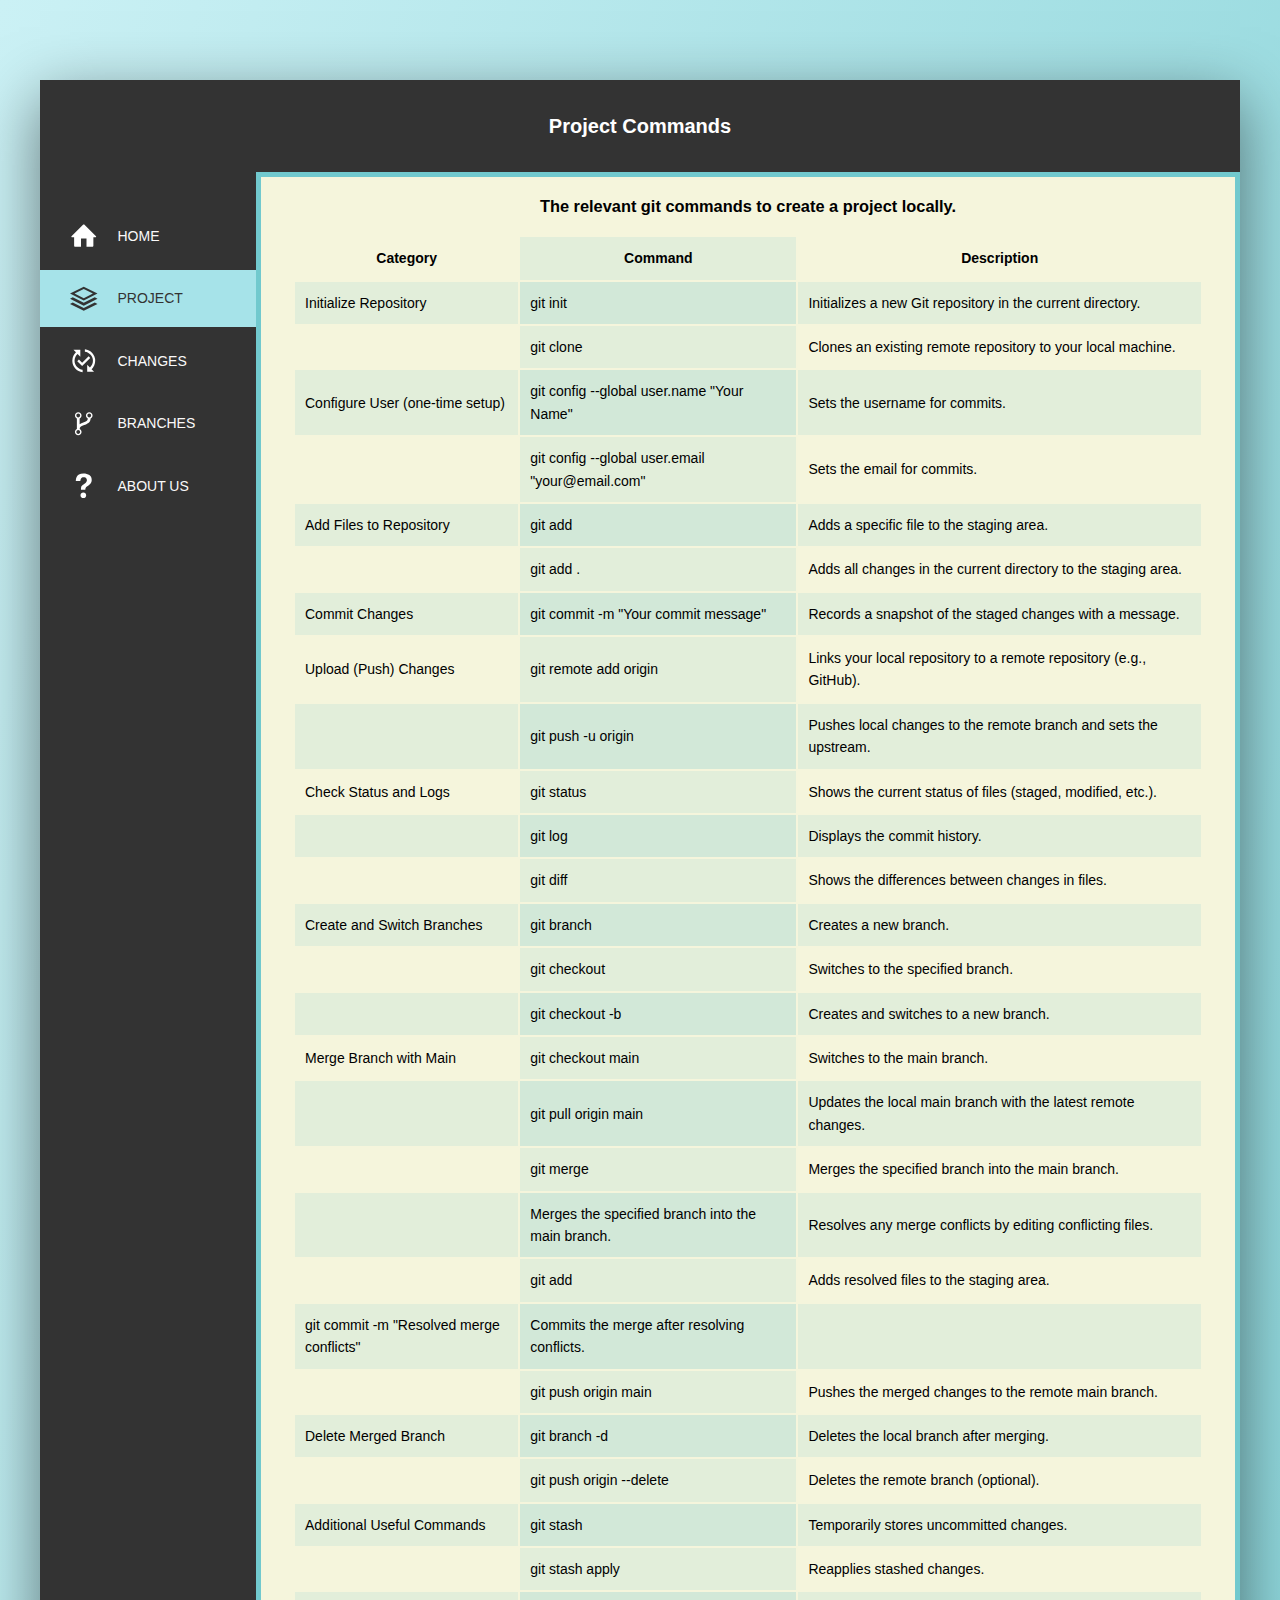
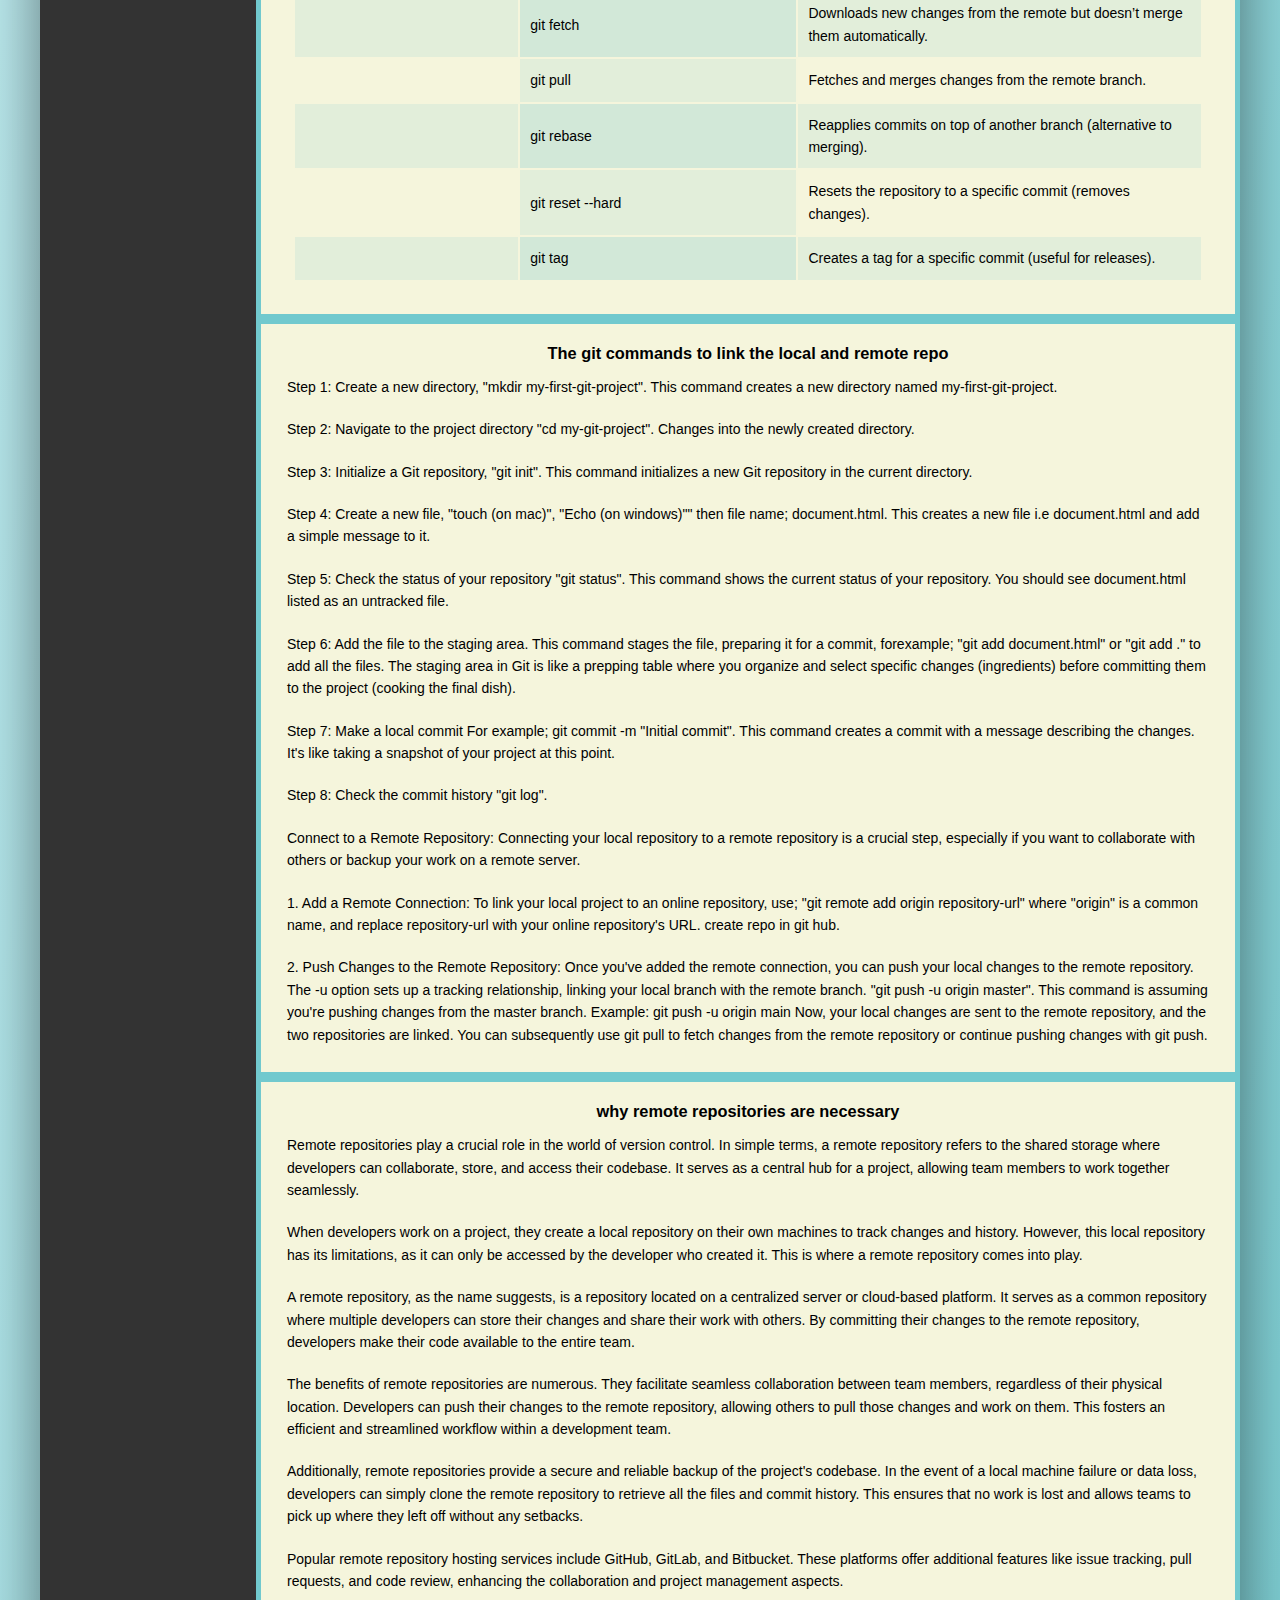
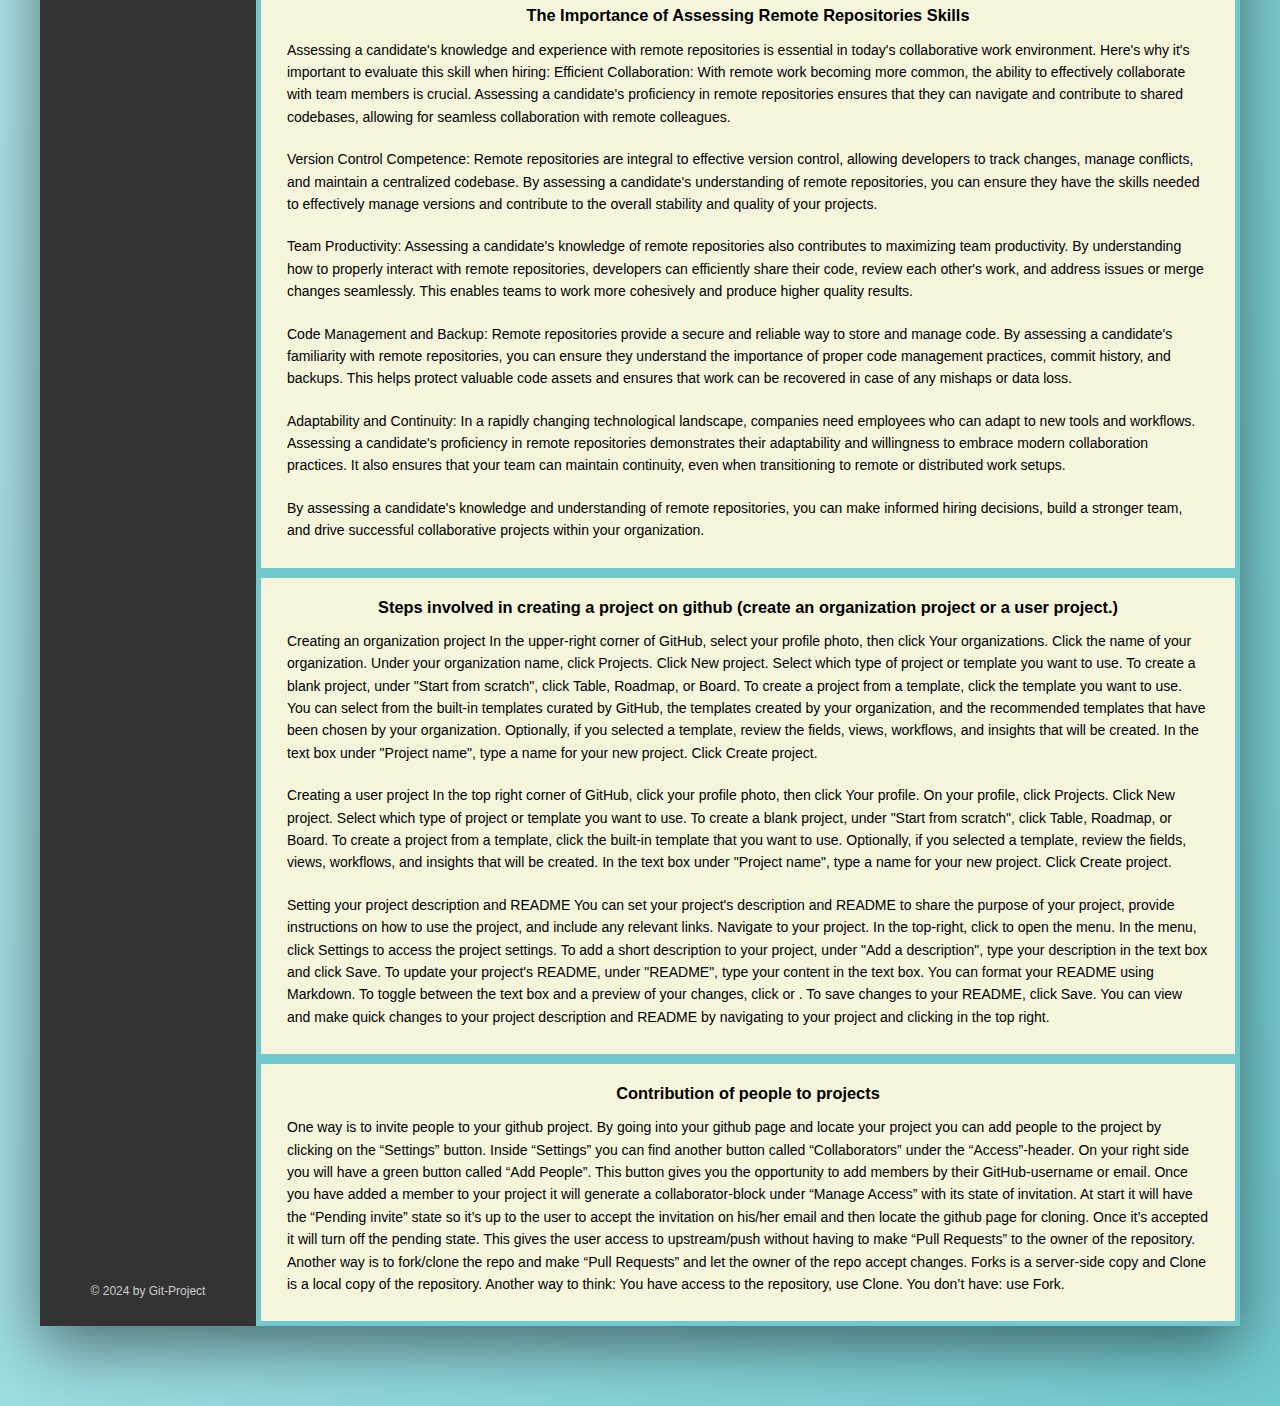
<file: html/project-page.html>
<!DOCTYPE html>
<html lang="en">

<head>
    <meta charset="UTF-8">
    <meta name="viewport" content="width=device-width, initial-scale=1.0">
    <title>GIT Assignment</title>
    <link rel="stylesheet" href="../styles/index.css">
    <link rel="stylesheet" href="../styles/layout.css">
    <link rel="stylesheet" href="../styles/variables.css">
    <link rel="stylesheet" href="../styles/components.css">
    <link rel="stylesheet" href="../styles/project-page.css">
</head>

<body>
    <div class="container">
        <header class="header">
            <h1 class="header__page-title">
                Project Commands
            </h1>
        </header>
        <div class="content">
            <div class="sidebar">
                <ul class="side-nav">
                    <li class="side-nav__item">
                        <a href="../index.html" class="side-nav__link">
                        <svg class="side-nav__icon" version="1.1" xmlns="http://www.w3.org/2000/svg" width="20" height="20" viewBox="0 0 20 20">
                            <path 
                                d="M18.672 11h-1.672v6c0 0.445-0.194 1-1 1h-4v-6h-4v6h-4c-0.806 0-1-0.555-1-1v-6h-1.672c-0.598 0-0.47-0.324-0.060-0.748l8.024-8.032c0.195-0.202 0.451-0.302 0.708-0.312 0.257 0.010 0.513 0.109 0.708 0.312l8.023 8.031c0.411 0.425 0.539 0.749-0.059 0.749z">
                            </path>
                        </svg>
                            <span>HOME</span>
                        </a>
                    </li>
                    <li class="side-nav__item side-nav__item--active">
                            <a href="./project-page.html" class="side-nav__link side-nav__link--active">
                            <svg class="side-nav__icon" version="1.1" xmlns="http://www.w3.org/2000/svg" width="32" height="32" viewBox="0 0 32 32">
                                <path 
                                    d="M32 10l-16-8-16 8 16 8 16-8zM16 4.655l10.689 5.345-10.689 5.345-10.689-5.345 10.689-5.345zM28.795 14.398l3.205 1.602-16 8-16-8 3.205-1.602 12.795 6.398zM28.795 20.398l3.205 1.602-16 8-16-8 3.205-1.602 12.795 6.398z">
                                </path>
                            </svg>
                                    
                            <span>PROJECT</span>
                        </a>
                    </li>
                    <li class="side-nav__item">  
                        <a href="./changepage.html" class="side-nav__link">  
                            <svg class="side-nav__icon" version="1.1" xmlns="http://www.w3.org/2000/svg" width="24" height="24" viewBox="0 0 24 24">
                                <path 
                                    d="M17.672 9.516l-7.078 7.078-4.266-4.219 1.453-1.406 2.813 2.813 5.672-5.672zM3.984 12q0-1.734 0.727-3.258t1.898-2.602l2.391 2.344v-6h-6l2.203 2.203q-1.453 1.359-2.32 3.258t-0.867 4.055q0 1.969 0.68 3.68t1.898 3.047 2.859 2.18 3.563 1.031v-2.016q-1.5-0.188-2.766-0.867t-2.227-1.758-1.5-2.414-0.539-2.883zM21.984 12q0-1.969-0.68-3.68t-1.898-3.047-2.859-2.18-3.563-1.031v2.016q1.5 0.188 2.766 0.867t2.227 1.758 1.5 2.414 0.539 2.883q0 1.734-0.727 3.258t-1.898 2.602l-2.391-2.344v6h6l-2.203-2.203q1.453-1.359 2.32-3.258t0.867-4.055z">
                                </path>
                            </svg>
                                    
                            <span>CHANGES</span>
                        </a>
                    </li>
                    <li class="side-nav__item">
                        <a href="./branch.html" class="side-nav__link">
        
                            <svg class="side-nav__icon" version="1.1" xmlns="http://www.w3.org/2000/svg" width="20" height="20" viewBox="0 0 20 20">
                                <path 
                                    d="M16.4 4c0-1.326-1.074-2.4-2.4-2.4s-2.4 1.074-2.4 2.4c0 0.961 0.568 1.784 1.384 2.167-0.082 1.584-1.27 2.122-3.335 2.896-0.87 0.327-1.829 0.689-2.649 1.234v-4.121c0.825-0.38 1.4-1.209 1.4-2.176 0-1.326-1.074-2.4-2.4-2.4s-2.4 1.074-2.4 2.4c0 0.967 0.576 1.796 1.4 2.176v7.649c-0.825 0.379-1.4 1.208-1.4 2.175 0 1.326 1.074 2.4 2.4 2.4s2.4-1.075 2.4-2.4c0-0.961-0.568-1.784-1.384-2.167 0.082-1.583 1.271-2.122 3.335-2.896 2.030-0.762 4.541-1.711 4.64-4.756 0.829-0.378 1.409-1.21 1.409-2.181zM6 2.615c0.764 0 1.384 0.619 1.384 1.385 0 0.764-0.62 1.385-1.384 1.385s-1.384-0.621-1.384-1.385c0-0.766 0.619-1.385 1.384-1.385zM6 17.385c-0.766 0-1.385-0.621-1.385-1.385 0-0.766 0.619-1.385 1.385-1.385 0.764 0 1.384 0.619 1.384 1.385 0 0.764-0.62 1.385-1.384 1.385zM14 5.385c-0.766 0-1.385-0.621-1.385-1.385 0-0.766 0.619-1.385 1.385-1.385 0.764 0 1.384 0.619 1.384 1.385 0 0.764-0.62 1.385-1.384 1.385z">
                                </path>
                            </svg> 
                            <span>BRANCHES</span>
                        </a>

                    </li>
                    <li class="side-nav__item">
                        <a href="./about-us.html" class="side-nav__link">
                            <svg class="side-nav__icon" version="1.1" xmlns="http://www.w3.org/2000/svg" width="20" height="20" viewBox="0 0 20 20">
                                <path 
                                    d="M14.090 2.233c-1.14-0.822-2.572-1.233-4.296-1.233-1.311 0-2.418 0.289-3.317 0.868-1.427 0.906-2.185 2.445-2.277 4.615h3.307c0-0.633 0.185-1.24 0.553-1.828 0.369-0.586 0.995-0.879 1.878-0.879 0.898 0 1.517 0.238 1.854 0.713 0.339 0.477 0.508 1.004 0.508 1.582 0 0.504-0.252 0.965-0.557 1.383-0.167 0.244-0.387 0.469-0.661 0.674 0 0-1.793 1.15-2.58 2.074-0.456 0.535-0.497 1.338-0.538 2.488-0.002 0.082 0.029 0.252 0.315 0.252s2.316 0 2.571 0c0.256 0 0.309-0.189 0.312-0.274 0.018-0.418 0.064-0.633 0.141-0.875 0.144-0.457 0.538-0.855 0.979-1.199l0.91-0.627c0.822-0.641 1.477-1.166 1.767-1.578 0.494-0.676 0.842-1.51 0.842-2.5-0.001-1.615-0.571-2.832-1.711-3.656zM9.741 14.924c-1.139-0.035-2.079 0.754-2.115 1.99-0.035 1.234 0.858 2.051 1.998 2.084 1.189 0.035 2.104-0.727 2.141-1.963 0.034-1.236-0.834-2.076-2.024-2.111z">
                                </path>
                            </svg>
                            <span>ABOUT US</span>
                        </a>
            
                    </li>
                </ul>
                <div class="legal">
                    &copy; 2024 by Git-Project
                </div>
            </div>
            <section class="main-content">
                    <article>
                        <div class="article__item">
                            <h3 class="sub-header">The relevant git commands to create a project locally.</h3>
                            <table>
                                <tr>
                                    <th>Category</th>
                                    <th>Command</th>
                                    <th>Description</th>
                                </tr>
                                <tr>
                                    <td>Initialize Repository</td>
                                    <td>git init</td>
                                    <td>Initializes a new Git repository in the current directory.</td>
                                </tr>

                                <tr>
                                    <td></td>
                                    <td>git clone<repo-URL></td>
                                    <td>Clones an existing remote repository to your local machine.</td>
                                </tr>

                                <tr>
                                    <td>Configure User (one-time setup)</td>
                                    <td>git config --global user.name "Your Name"</td>
                                    <td>Sets the username for commits.</td>
                                </tr>

                                <tr>
                                    <td></td>
                                    <td>git config --global user.email "your@email.com"</td>
                                    <td>Sets the email for commits.</td>
                                </tr>

                                <tr>
                                    <td>Add Files to Repository</td>
                                    <td>git add <filename></td>
                                    <td>Adds a specific file to the staging area.</td>
                                </tr>

                                <tr>
                                    <td></td>
                                    <td>git add .</td>
                                    <td>Adds all changes in the current directory to the staging area.</td>
                                </tr>

                                <tr>
                                    <td>Commit Changes</td>
                                    <td>git commit -m "Your commit message"</td>
                                    <td>Records a snapshot of the staged changes with a message.</td>
                                </tr>

                                <tr>
                                    <td>Upload (Push) Changes</td>
                                    <td>git remote add origin <repo-URL></td>
                                    <td>Links your local repository to a remote repository (e.g., GitHub).</td>
                                </tr>

                                <tr>
                                    <td></td>
                                    <td>git push -u origin <branch-name></td>
                                    <td>Pushes local changes to the remote branch and sets the upstream.</td>
                                </tr>

                                <tr>
                                    <td>Check Status and Logs</td>
                                    <td>git status</td>
                                    <td>Shows the current status of files (staged, modified, etc.).</td>
                                </tr>

                                <tr>
                                    <td></td>
                                    <td>git log</td>
                                    <td>Displays the commit history.</td>
                                </tr>

                                <tr>
                                    <td></td>
                                    <td>git diff</td>
                                    <td>Shows the differences between changes in files.</td>
                                </tr>

                                <tr>
                                    <td>Create and Switch Branches</td>
                                    <td>git branch <branch-name></td>
                                    <td>Creates a new branch.</td>
                                </tr>

                                <tr>
                                    <td></td>
                                    <td>git checkout <branch-name></td>
                                    <td>Switches to the specified branch.</td>
                                </tr>

                                <tr>
                                    <td></td>
                                    <td>git checkout -b <branch-name></td>
                                    <td>Creates and switches to a new branch.</td>
                                </tr>

                                <tr>
                                    <td>Merge Branch with Main</td>
                                    <td>git checkout main</td>
                                    <td>Switches to the main branch.</td>
                                </tr>

                                <tr>
                                    <td></td>
                                    <td>git pull origin main</td>
                                    <td>Updates the local main branch with the latest remote changes.</td>
                                </tr>

                                <tr>
                                    <td></td>
                                    <td>git merge <branch-name></td>
                                    <td>Merges the specified branch into the main branch.</td>
                                </tr>

                                <tr>
                                    <td></td>
                                    <td>Merges the specified branch into the main branch.</td>
                                    <td>Resolves any merge conflicts by editing conflicting files.</td>
                                </tr>

                                <tr>
                                    <td></td>
                                    <td>git add <filename></td>
                                    <td>Adds resolved files to the staging area.</td>
                                </tr>

                                <tr>
                                    <td>git commit -m "Resolved merge conflicts"</td>
                                    <td>Commits the merge after resolving conflicts.</td>
                                    <td></td>
                                </tr>

                                <tr>
                                    <td></td>
                                    <td>git push origin main</td>
                                    <td>Pushes the merged changes to the remote main branch.</td>
                                </tr>

                                <tr>
                                    <td>Delete Merged Branch</td>
                                    <td>git branch -d <branch-name></td>
                                    <td>Deletes the local branch after merging.</td>
                                </tr>

                                <tr>
                                    <td></td>
                                    <td>git push origin --delete <branch-name></td>
                                    <td>Deletes the remote branch (optional).</td>
                                </tr>

                                <tr>
                                    <td>Additional Useful Commands</td>
                                    <td>git stash</td>
                                    <td>Temporarily stores uncommitted changes.</td>
                                </tr>

                                <tr>
                                    <td></td>
                                    <td>git stash apply</td>
                                    <td>Reapplies stashed changes.</td>
                                </tr>

                                <tr>
                                    <td></td>
                                    <td>git fetch</td>
                                    <td>Downloads new changes from the remote but doesn’t merge them automatically.</td>
                                </tr>

                                <tr>
                                    <td></td>
                                    <td>git pull</td>
                                    <td>Fetches and merges changes from the remote branch.</td>
                                </tr>

                                <tr>
                                    <td></td>
                                    <td>git rebase <branch-name></branch-name></td>
                                    <td>Reapplies commits on top of another branch (alternative to merging).</td>
                                </tr>

                                <tr>
                                    <td></td>
                                    <td>git reset --hard <commit-hash></td>
                                    <td>Resets the repository to a specific commit (removes changes).</td>
                                </tr>

                                <tr>
                                    <td></td>
                                    <td>git tag <tag-name></td>
                                    <td>Creates a tag for a specific commit (useful for releases).</td>
                                </tr>
                            </table>
                        </article>

                        <article>
                            <div class="article__item">
                                <h3 class="sub-header">The git commands to link the local and remote repo</h3>
                                <p>Step 1: Create a new directory,
                                "mkdir my-first-git-project". This command creates a new directory named my-first-git-project.</p>
                                <p>Step 2: Navigate to the project directory "cd my-git-project". Changes into the newly created directory.</p>
                                <p>Step 3: Initialize a Git repository, "git init". This command initializes a new Git repository in the current directory.</p>
                                <p>Step 4: Create a new file, "touch (on mac)", "Echo (on windows)"" then file name; document.html. This creates a new file i.e document.html and add a simple message to it.</p>
                                <p>Step 5: Check the status of your repository "git status". This command shows the current status of your repository. You should see document.html listed as an untracked file.</p>
                                <p>Step 6: Add the file to the staging area. This command stages the file, preparing it for a commit, forexample; "git add document.html" or "git add ." to add all the files. The staging area in Git is like a prepping table where you organize and select specific changes (ingredients) before committing them to the project (cooking the final dish).</p>
                                <p>Step 7: Make a local commit For example; git commit -m "Initial commit". This command creates a commit with a message describing the changes. It's like taking a snapshot of your project at this point.</p>
                                <p>Step 8: Check the commit history
                                    "git log".
                                <p>Connect to a Remote Repository:
                                   Connecting your local repository to a remote repository is a crucial step, especially if you want to collaborate with others or backup your work on a remote server.</p>
                                <p>1. Add a Remote Connection:
                                   To link your local project to an online repository, use; "git remote add origin repository-url" where "origin" is a common name, and replace repository-url with your online repository's URL.
                                   create repo in git hub.</p>
                                <p>2. Push Changes to the Remote Repository:
                                   Once you've added the remote connection, you can push your local changes to the remote repository. The -u option sets up a tracking relationship, linking your local branch with the remote branch.
                                   "git push -u origin master". This command is assuming you're pushing changes from the master branch. 
                                   Example:
                                   git push -u origin main
                                   Now, your local changes are sent to the remote repository, and the two repositories are linked. You can subsequently use git pull to fetch changes from the remote repository or continue pushing changes with git push.
                                </p>
                            </div>
                        </article>

                        <article>
                            <div class="article__item">
                                <h3 class="sub-header">why remote repositories are necessary</h3>
                                <p>Remote repositories play a crucial role in the world of version control. In simple terms, a remote repository refers to the shared storage where developers can collaborate, store, and access their codebase. It serves as a central hub for a project, allowing team members to work together seamlessly.</p>

                                <P>When developers work on a project, they create a local repository on their own machines to track changes and history. However, this local repository has its limitations, as it can only be accessed by the developer who created it. This is where a remote repository comes into play.</P>
                                
                                <p>A remote repository, as the name suggests, is a repository located on a centralized server or cloud-based platform. It serves as a common repository where multiple developers can store their changes and share their work with others. By committing their changes to the remote repository, developers make their code available to the entire team.</p>
                                
                                <p>The benefits of remote repositories are numerous. They facilitate seamless collaboration between team members, regardless of their physical location. Developers can push their changes to the remote repository, allowing others to pull those changes and work on them. This fosters an efficient and streamlined workflow within a development team.</p>
                                
                                <p>Additionally, remote repositories provide a secure and reliable backup of the project's codebase. In the event of a local machine failure or data loss, developers can simply clone the remote repository to retrieve all the files and commit history. This ensures that no work is lost and allows teams to pick up where they left off without any setbacks.</p>
                                
                                <p>Popular remote repository hosting services include GitHub, GitLab, and Bitbucket. These platforms offer additional features like issue tracking, pull requests, and code review, enhancing the collaboration and project management aspects.</p>
                                
                                <h3 class="sub-header">The Importance of Assessing Remote Repositories Skills</h3>
                                <p>Assessing a candidate's knowledge and experience with remote repositories is essential in today's collaborative work environment. Here's why it's important to evaluate this skill when hiring:
                                
                                Efficient Collaboration: With remote work becoming more common, the ability to effectively collaborate with team members is crucial. Assessing a candidate's proficiency in remote repositories ensures that they can navigate and contribute to shared codebases, allowing for seamless collaboration with remote colleagues.</p>
                                
                                <p>Version Control Competence: Remote repositories are integral to effective version control, allowing developers to track changes, manage conflicts, and maintain a centralized codebase. By assessing a candidate's understanding of remote repositories, you can ensure they have the skills needed to effectively manage versions and contribute to the overall stability and quality of your projects.</p>
                                
                                <p>Team Productivity: Assessing a candidate's knowledge of remote repositories also contributes to maximizing team productivity. By understanding how to properly interact with remote repositories, developers can efficiently share their code, review each other's work, and address issues or merge changes seamlessly. This enables teams to work more cohesively and produce higher quality results.</p>
                                
                                <p>Code Management and Backup: Remote repositories provide a secure and reliable way to store and manage code. By assessing a candidate's familiarity with remote repositories, you can ensure they understand the importance of proper code management practices, commit history, and backups. This helps protect valuable code assets and ensures that work can be recovered in case of any mishaps or data loss.</p>
                                
                                <p>Adaptability and Continuity: In a rapidly changing technological landscape, companies need employees who can adapt to new tools and workflows. Assessing a candidate's proficiency in remote repositories demonstrates their adaptability and willingness to embrace modern collaboration practices. It also ensures that your team can maintain continuity, even when transitioning to remote or distributed work setups.</p>
                                
                                <p>By assessing a candidate's knowledge and understanding of remote repositories, you can make informed hiring decisions, build a stronger team, and drive successful collaborative projects within your organization.</p>
                        </div>
                    </article>
                    <article>
                        <div class="article__item">
                            <h3 class="sub-header">Steps involved in creating a project on github (create an organization project or a user project.)</h3>
                                <p>Creating an organization project
                                In the upper-right corner of GitHub, select your profile photo, then click Your organizations.
                                Click the name of your organization.
                                Under your organization name, click  Projects.
                                Click New project.
                                Select which type of project or template you want to use.
                                To create a blank project, under "Start from scratch", click Table, Roadmap, or Board.
                                To create a project from a template, click the template you want to use. You can select from the built-in templates curated by GitHub, the templates created by your organization, and the recommended templates that have been chosen by your organization.
                                Optionally, if you selected a template, review the fields, views, workflows, and insights that will be created.
                                
                                In the text box under "Project name", type a name for your new project.
                                
                                Click Create project.</p>
                                
                                <p>Creating a user project
                                In the top right corner of GitHub, click your profile photo, then click Your profile.
                                On your profile, click  Projects.
            
                                Click New project.
                                
                                Select which type of project or template you want to use.
                                
                                To create a blank project, under "Start from scratch", click Table, Roadmap, or Board.
                                To create a project from a template, click the built-in template that you want to use.
                                Optionally, if you selected a template, review the fields, views, workflows, and insights that will be created.
                                
                                In the text box under "Project name", type a name for your new project.
                                
                                Click Create project.</p>
                                
                                <p>Setting your project description and README
                                You can set your project's description and README to share the purpose of your project, provide instructions on how to use the project, and include any relevant links. Navigate to your project. In the top-right, click  to open the menu. In the menu, click  Settings to access the project settings. To add a short description to your project, under "Add a description", type your description in the text box and click Save. To update your project's README, under "README", type your content in the text box. You can format your README using Markdown. To toggle between the text box and a preview of your changes, click or .
                                To save changes to your README, click Save. You can view and make quick changes to your project description and README by navigating to your project and clicking  in the top right.
                                </p>
                        </div>
                    </article>
                    <article>
                        <div class="article__item">
                            <h3 class="sub-header">Contribution of people to projects</h3>
                            <p>One way is to invite people to your github project. By going into your github page and locate your project you can add people to the project by clicking on the “Settings” button. Inside “Settings” you can find another button called “Collaborators” under the “Access”-header. On your right side you will have a green button called “Add People”. This button gives you the opportunity to add members by their GitHub-username or email. Once you have added a member to your project it will generate a collaborator-block under “Manage Access” with its state of invitation. At start it will have the “Pending invite” state so it’s up to the user to accept the invitation on his/her email and then locate the github page for cloning. Once it’s accepted it will turn off the pending state. This gives the user access to upstream/push without having to make “Pull Requests” to the owner of the repository. Another way is to fork/clone the repo and make “Pull Requests” and let the owner of the repo accept changes. Forks is a server-side copy and Clone is a local copy of the repository. Another way to think: You have access to the repository, use Clone. You don’t have: use Fork.
                            </p>
                        </div>
                    </article>
               
            </div>
            </section>
        </div>
    </div>
</body>

</html>
</file>
<file: styles/index.css>
* {
    margin: 0;
    padding: 0;
}

*,
*::before,
*::after {
    box-sizing: border-box;
}

html {
    font-size: 62.5%;
    min-height: 100vh;
}

body {
    color: var(--grey-dark-2);
    font-family: "Open Sans", sans-serif;
    font-weight: 400;
    line-height: 1.6;
    background-image: linear-gradient(to right bottom, var(--color-primary-light), var(--color-primary-dark));
    background-size: cover;
    background-repeat: no-repeat;
}

.home{
    display:flex;
    flex-direction:column;
    min-height:100%;
}


.header_main{
    font-size: 1.5rem;
    padding: var(--content-padding);
    font-weight:bolder;
}

.header_line{
    font-size: 1.25rem;
    font-weight:bolder;
    padding-left: 8px;
}

.section_headers{
    font-size: 1.35rem;
    font-weight:bold;
    padding: var(--content-padding);
}

.about-git-content {
    font-size: 1.25rem;
    padding: var(--content-padding);
}

.git_explain_list{
    display:block;
    margin-left: 50px;
    font-size: 1.25rem;
    font-weight: bold;
}

.git_explain_list::before{
    content: url(../img/social.png);
}

.flowchart_head{
    align-self: center;
}

.image{
    height:auto;
    width:80%;
    align-self: center;
    border: 2px solid black;
}

.term{
    font-size: 1.3rem;
    font-weight:bold;
    padding: var(--content-padding);
    width:100%;
    text-align:center;
    z-index:20;
}

.definition{
    font-size: 1.25rem;
    display:block;
    width:100%;
    z-index: -10;
    font-weight: bold;
}

.grid_box{
    border: 2px solid #777;
    padding: var(--content-padding);
    height:100%;
}

.grid_box_parent:hover .grid_box{
    transform: skew(10,30);
    width: 75%;
    font-size: 1.5rem;
    background-color: beige;
    z-index:100;
}

.terminologies{
    display:flex;
    flex-direction: column;
    padding:var(--content-padding);
}

.workflow{
    display:flex;
    flex-direction: column;
    padding:var(--content-padding);
}

@media screen and (min-width:768px){
    
    .grid_box{
        border: 2px solid #777;
        padding: var(--content-padding);
        height:100%;
    }
    
    .grid_box_parent:hover .grid_box{
        transform: perspective(1000px) scaleZ(6) rotateZ(40deg); 
        width: 75%;
        font-size: 1.5rem;
        background-color: beige;
        z-index:100;
    
    }
    
    .terminologies{
        display:grid;
        grid-template: repeat(3,1fr) / repeat(3,1fr);
        gap:8px;
        padding:var(--content-padding);
    }
    
    .workflow{
        display:grid;
        grid-template: repeat(3,1fr) / repeat(3,1fr);
        gap:8px;
        padding:var(--content-padding);
    }
}
</file>
<file: styles/layout.css>
.container {
    max-width: 120rem;
    margin: 8rem auto;
    background-color: var(--grey-light-1);
    box-shadow: var(--shadow-dark);

    /* TEMP HEIGH, we make this auto adjusted with content later */

    display: flex;
    flex-direction: column;

    @media screen and (max-width: 1200px) {
        margin: 0 0;
        max-width: 100%;
    }
}

.header {
    background-color: var(--grey-dark-1);
    padding: 3rem;
    text-align: center;

    h1 {
        color: #fff;
    }
}

.content {
    display: flex;
    flex-direction: row;

    @media screen and (max-width: 768px) {
        flex-direction: column;
    }
}

.sidebar {
    display: flex;
    flex: 0 0 18%;
    background-color: var(--grey-dark-1);
    flex-direction: column;
    justify-content: space-between;

}

.main-content {
    flex-grow: 1;
    background-color: var(--color-primary-dark);
}

.home {
    color: var(--black);
    background-color: var(--color-primary-light);
}
</file>
<file: styles/variables.css>
:root {
    --color-primary: #A6E3E9;
    --color-primary-light: #CBF1F5;
    --color-primary-dark: #71C9CE;

    --grey-light-1: #faf9f9;
    --grey-light-2: #f4f2f2;
    --grey-light-3: #f0eeee;
    --grey-light-4: #ccc;

    --grey-dark-1: #333;
    --grey-dark-2: #777;
    --grey-dark-3: #999;
    --black: black;

    --shadow-dark: 0 2rem 6rem rgba(0, 0, 0, 0.5);
    --shadow-light: 0 2rem 5rem rgba(0, 0, 0, 0.075);
    --line: 1px solid var(--grey-light-3);
    
    --color-india-light: #ffb900;
    --color-india-dark: #ff7700;

    --content-padding: 8px 8px 8px 16px;
}
</file>
<file: styles/components.css>
.side-nav {
    font-size: 1.4rem;
    list-style: none;
    margin-top: 3.5rem;

    @media screen and (max-width: 768px) {
        display: flex;
        margin: 0;
    }
}

.side-nav__item {
    position: relative;

    &:not(:last-child) {
        margin-bottom: .5rem;

        @media screen and (max-width: 768px) {
            margin-bottom: 0;
            flex: 1;
        }
    }

    @media screen and (max-width: 768px) {
        flex: 1;
    }
}

.side-nav__item::before {
    content: "";
    position: absolute;
    top: 0;
    left: 0;
    height: 100%;
    width: 3px;
    background-color: var(--color-primary);
    transform: scaleY(0);
}

.side-nav__item:hover::before,
.side-nav__item--active::before {
    transform: scaleY(1);
    width: 100%;
    transition: transform .2s, width .4s cubic-bezier(1, 0, 0, 1) .2s, background-color .1s;
}

.side-nav__link.side-nav__link--active {

    &:link,
    &:visited {
        color: var(--grey-dark-1);
    }

    .side-nav__icon {
        fill: var(--grey-dark-1);
    }
}

.side-nav__item:active::before {
    background-color: var(--color-primary-light);
}


.side-nav__link {

    &:link,
    &:visited {
        color: var(--grey-light-1);
        text-decoration: none;
        text-transform: uppercase;
        display: block;
        padding: 1.5rem 3rem;
        display: flex;
        align-items: center;
        z-index: 1;
        position: relative;
        transition: none;

        @media screen and (max-width: 768px) {
            padding: 1.5rem 0;
            flex-direction: column;
            font-size: 1rem;
        }
    }

    &:hover {
        color: var(--grey-dark-1);
        transition: color 0s .4s;

        .side-nav__icon {
            fill: var(--grey-dark-1);
            transition: fill 0s .4s;
        }
    }
}

.side-nav__icon {
    width: 2.75rem;
    height: 2.75rem;
    margin-right: 2rem;
    fill: #fff;

    @media screen and (max-width: 768px) {
       margin-right: 0;
    }
}

.legal {
    font-size: 1.2rem;
    text-align: center;
    padding: 2.5rem;
    color: var(--grey-light-4);

    @media screen and (max-width: 768px) {
        display: none;
    }

}
</file>
<file: styles/card.css>
.card {
    perspective: 150rem;
    height: 50rem;
    width: 30rem;
    margin: 0 auto;
}

.card__side {
    border-radius: .3rem;
    box-shadow: 0 1.5rem 4rem #00000033;
    height: 50rem;
    transition: all .2s ease;
    min-width: 30rem;
    backface-visibility: hidden;
    overflow: hidden;
    position: absolute;
}

.card__side--front {
    background-color: #fff;
}

.card__side--back {
    transform: rotateY(180deg);
}

.card:hover .card__side--front {
    transform: rotateY(-180deg);
}

.card:hover .card__side--back {
    transform: rotateY(0);
}

.card--india {
    background-image: linear-gradient(to bottom, #ffb900, #fff, #008000);
}

.card--uganda {
    background-image: linear-gradient(to bottom, #000000, #ffff00, #ff0000);
}

.card--sweden {
    background-image: linear-gradient(to bottom, #0000ff, #ffff00);
}
.card__flag {
    margin-top: 50%;
    height: 100%;
    background-size: contain;
    background-repeat: no-repeat;
}
.card__flag--india {
    background-image: url("../img/india-flag.png");
}

.card__flag--uganda {
    background-image: url("../img/uganda-flag.png");
}

.card__flag--sweden {
    background-image: url("../img/swedish-flag.png");
}

/* Front styling */

.card__picture {
    clip-path: polygon(0 0, 100% 0, 100% 85%, 0 100%);
    height: 23rem;
    background-size: cover;
    background-blend-mode: screen;
}

.card__picture--india-1 {
    background-image: linear-gradient(to right, var(--color-india-light), var(--color-india-dark)), url("../img/Taj-Mahal.jpg");
}

.card__picture--india-2 {
    background-image: linear-gradient(to right, var(--color-india-light), var(--color-india-dark)), url("../img/Golden-Temple.jpg");
}

.card__picture--india-3 {
    background-image: linear-gradient(to right, var(--color-india-light), var(--color-india-dark)), url("../img/albert-museum.jpg");
}

.card__picture--uganda {
    background-image: linear-gradient(to right bottom, #000000, #ffff00, #ff0000), url("../img/uganda-waterfall-new.jpg");
}

.card__picture--sweden {
    background-image: linear-gradient(to right bottom, #0000ff, #ffff00), url("../img/stockholm.jpg");
}

.card__heading {
    position: absolute;
    top: 12rem;
    right: 2rem;
    text-align: right;
    font-size: 2.8rem;
    font-weight: 300;
    text-transform: uppercase;
    color: #fff;
    width: 60%;
}

.card__heading-span {
    padding: 1rem 1.5rem;
}

.card__heading-span--india {
    background-image: linear-gradient(to right bottom, var(--color-india-light), var(--color-india-dark));
}

.card__heading-span--uganda {
    -webkit-text-stroke: .5px #333;
    background-image: linear-gradient(to bottom, #000000, #ffff00, #ff0000);
}

.card__heading-span--sweden {
    background-image: linear-gradient(to right bottom, #0000ff, #ffff00);
}

.card__details {
    ul {
        list-style: none;
        width: 80%;
        margin: 0 auto;
        padding: 3rem;

        li {
            text-align: center;
            font-size: 1.5rem;
            padding: 1rem;

            &:not(:last-child) {
                border-bottom: 1px solid #eee;

            }
        }
    }
}

@media screen and (max-width: 900px) {
    .card {
        height: auto;
        border-radius: .3rem;
        background-color: #fff;
        box-shadow: 0 1.5rem 4rem rgba(0, 0, 0, 0.199);

        .card__details {
            padding: 0 1rem;
        }

        .card__side {
            height: auto;
            position: relative;
            box-shadow: none;
        }

        .card__side--back {
            transform: rotateY(0deg);
            clip-path: polygon(0 15%, 100% 0, 100% 100%, 0% 100%);
            height: 15rem;
        }

        &:hover .card__side--front {
            transform: rotateY(0deg);
        }

        &:hover .card__side--back {
            transform: rotateY(0);
        }

        .card__flag {
            position: relative;
            top:60%;
            left: 50%;
            transform: translate(-50%, -40%);
            width: 50%;
            margin-top: 0;
        }
    }
}
</file>
<file: styles/branch.css>
.main-content {
    min-height: 100vh;
    font-size: 2rem;
}
 
* .branch-page-content{
    color: black;
}

.branch-page {
    margin: 0;
    padding: 8px;
    border: 10px solid var(--color-primary-dark);
    background-color: var(--color-primary-light);
}
 
.branch-page-title {
    text-align: center;
    color: black;
    margin: 8px;
    padding: 8px;
    text-transform: uppercase;
    text-decoration: underline;
}

.introduction h5 {
    font-size: 1.5rem;
    font-weight: bold;
}

.introduction img{
    display: flex;
}
 
.intro-points {
    margin: 8px;
 
    padding: 8px;
    text-align: justify;
    font-size: 1.5rem;
}
 
.intro-points img {
    margin: 16px;
    padding: 16px;
    justify-content: center;
}
 
.branch-explanation h5{
    font-size: 1.5rem;
    font-weight: 900;
    padding: 3px;
}
 
.branch-explanation p {
    font-size: 1.5rem;
}
 
.branch-command {
    display: grid;
    grid-template: repeat(8,70px) / 30% 70%;
    gap: 8px;
}
 
.branch-command-syntax {
    background-color: var(--color-primary);
    margin: 0px;
    padding: 8px;
    font-size: 1.5rem;
    text-align: center;
    justify-content: center;
}
 
.branch-command-explanation {
    background-color: var(--color-primary-dark);
    margin: 0px;
    padding: 8px;
    font-size: 1.5rem;

 @media screen and (max-width:900px) {
    font-size: 1.3rem;
 }
}

.git__image {
    width: 100%;
    height: auto;
  }
</file>
<file: styles/project-page.css>
article {
    background-color: var(--color-primary-dark);
    color: black;
    display: flex;
    flex-direction: column;
    gap: 10px;
    padding: 5px;
    font-size: 1.4rem;
}

.article__item {
    background-color: beige;
    padding: 16px;
    gap: 10px;
    width: 100%;
}

table {
    padding: 16px;
}

th, td {
    padding: 10px;
}

tr:hover {
    background-color: aliceblue;
  }

tr:nth-child(even) {
    
    background-color: #96d4d433;
  }
  
th:nth-child(even),td:nth-child(even) {
    background-color: #96d4d433;
  }

.sub-header {
    text-align: center;
}

.article__item p {
    padding: 10px;
    word-spacing: normal;
}
</file>
<file: styles/aboutus.css>
.about-us__intro {
    padding: 4rem;
    background-image: linear-gradient(to left bottom, #f5f5dc, #ececec);
    border-bottom: 1px var(--grey-light-4) solid;
    font-size: 1.6rem;
}

.about-us__grid {
    display: grid;
    grid-template-columns: 1fr 1fr;
    grid-template-rows: 1fr 1fr 1fr;
    gap: 2rem 0;
    padding: 2rem 0;
    background-image: linear-gradient(to right bottom, #ececec, #f5f5dc);

    @media screen and (max-width:900px) {
     display: flex;   
     flex-direction: column;
    }
}

.grid__item {
    width: 100%;
    position: relative;
}
</file>
<file: styles/changepage.css>
* .change-page{
    color: black;
    background-color: var(--color-primary-light);
}

.change-page {
    margin: 0;
    padding: 8px;
    min-height: 100vh;
    border: 10px solid var(--color-primary-dark);
}

.change-page_title {
    margin: 8px;
    padding: 8px;
    font-size: 1.8rem;
    text-align: center;
    color: black;
    text-transform: uppercase;
    text-decoration: none;
}

.change-page_content {
    display: flex;
    flex-direction: column;
    gap: 16px;
}

.change-page_content p {
    font-size: 1.4rem;
    color: black;
    padding: 8px;
}

.steps_content p {
    font-size: 1.4rem;
}

.steps_content h4{
    font-size: 1.8rem;
    font-style: italic;
    width: fit-content;
}

.git_command_container {
    display: flex;
    flex-direction: column;
    justify-content: space-evenly;
}

.git_command {
    margin: 16px;
    padding: 16px;
    font-size: 1.4rem;
    display: flex;
    height: 400px;
   justify-content: center;
}

.command {
    border-radius: 10px;
    margin: 8px;
    width: 200px;
    height: 300px;
    box-shadow: 2px 2px 2px;
    position: relative;
    background-color: lightgray;
    overflow: visible;
}

.command h5 {
    text-align: center;
    font-weight: 900;
    font-size: 1.6rem;
    padding: 8px;
}

.command_explanation {
    width: 200px;
    height: 200px;
    position: absolute;
    bottom: 2px;
    background: black;
    opacity: 1;
}

.command_explanation p{
    visibility: visible;
    color: beige;
    opacity: 1;
    margin: 8px;
    padding: 8px;
}

@media screen and (min-width: 600px) {
    
    .steps_content p {
        font-size: 1.6rem;
    }
    
    .git_command_container {
        display: flex;
        flex-direction: row;
        justify-content: space-evenly;
    }
}

@media screen  and (min-width: 768px) {

    .change-page_title {
        font-size: 2rem;
        text-decoration: underline;
    }
 
    .command {
        border-radius: 10px;
        margin: 8px;
        width: 200px;
        box-shadow: 2px 2px 2px;
        position: relative;
        background-color: lightgray;
        overflow: hidden;
    }
    
    .command_explanation {
        width: 200px;
        height: 10px;
        position: absolute;
        bottom: 0;
        background: rgb(27, 27, 27,.5);
        opacity: 1;
        transition: .5s;
    }
    
    .command_explanation p{
        visibility: hidden;
        opacity: 0;
        color: beige;
    }
    
    .command:hover {
        cursor: pointer;
    }
    
    .command:hover .command_explanation {
        height: 220px;
        bottom: 10px;
        background-color: black;
    }
    
    .command:hover .command_explanation p{
        visibility: visible;
        opacity: 1;
        color: beige;
        font-size: 1.4rem;
        font-weight: 100;
    }
    
    .command:hover.command h5{
        transform: scale(1.1) rotate(-3deg);
    }
    
}
</file>
